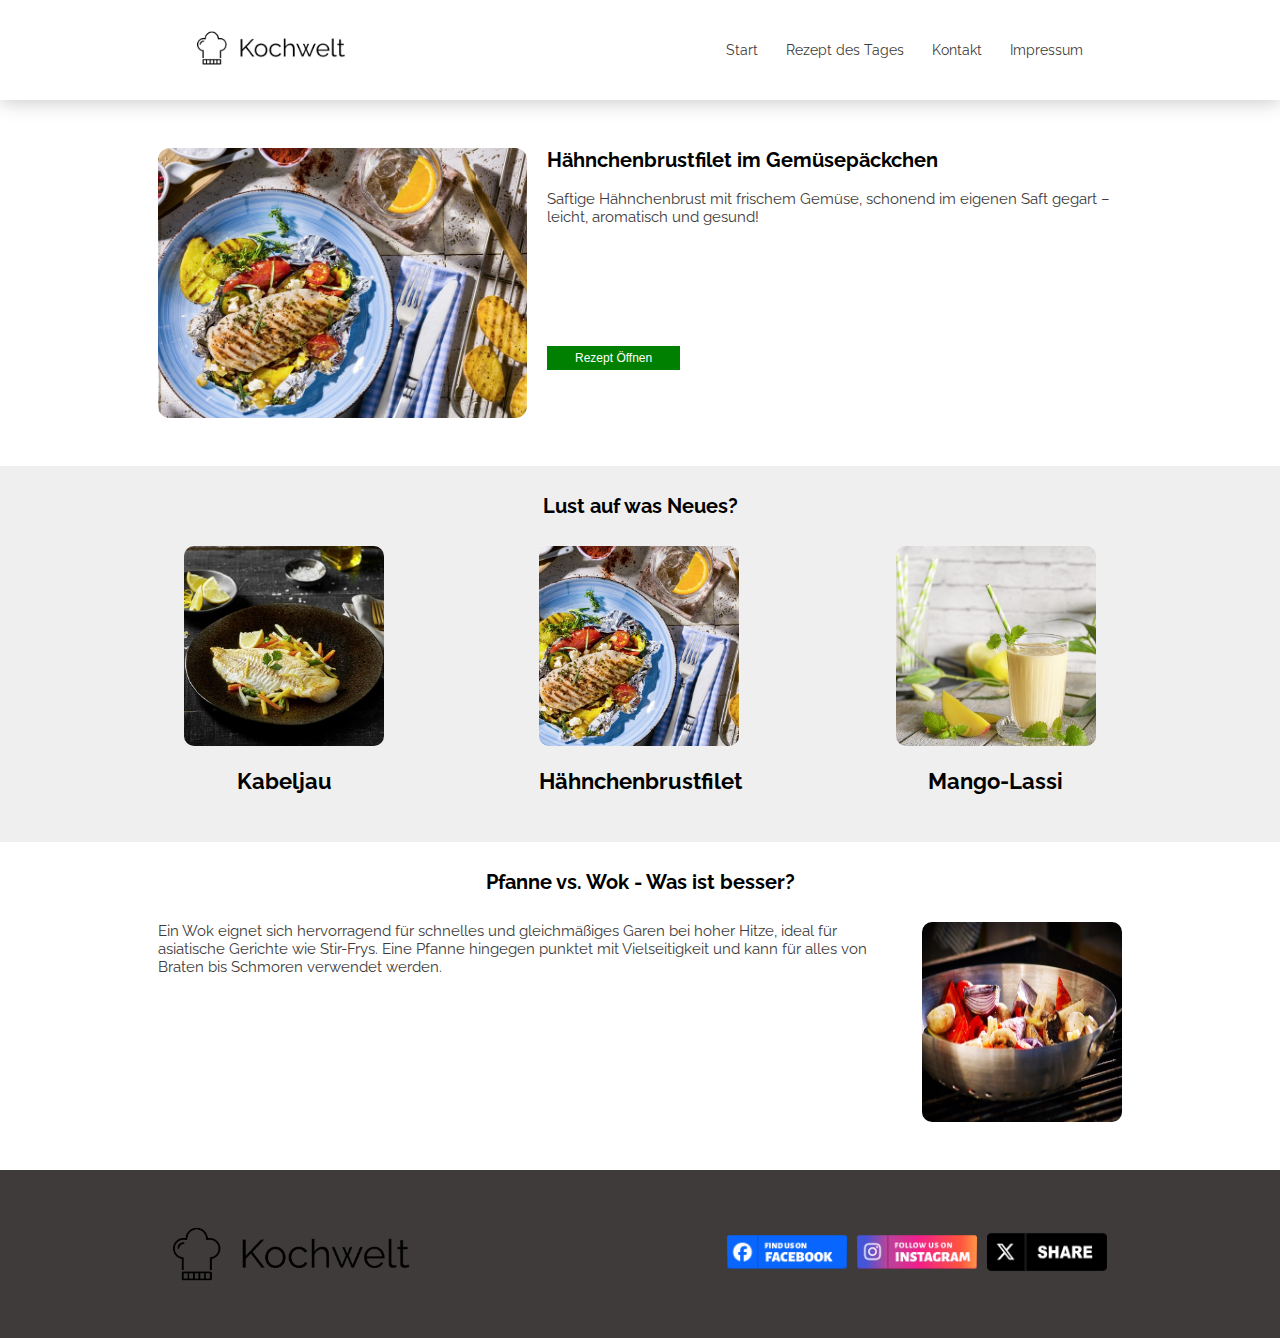
<file: index.html>
<!DOCTYPE html>
<html lang="en">

<head>
    <meta charset="UTF-8">
    <meta name="viewport" content="width=device-width, initial-scale=1.0">
    <title>Kochwelt</title>
    <link rel="stylesheet" href="style.css">



    <link rel="icon" href="./assets/favicon/favicon-32x32.png">

    <link rel="preconnect" href="https://fonts.googleapis.com">
    <link rel="preconnect" href="https://fonts.gstatic.com" crossorigin>
    <link href="https://fonts.googleapis.com/css2?family=Raleway:ital,wght@0,100..900;1,100..900&display=swap"
        rel="stylesheet">


</head>

<body>

    <div class="fullscreen-Container">
        <div class="main-C">
            <div class="headerContainer">


                <div class="headerLinksMainContainer">
                    <div class="headerLogoContainer">
                        <a href="./index.html">
                            <img id="logoKochwelt" src="./assets/img/logo.png" alt="Logo von Kochwelt">
                    </div>
                    <div class="headerLinksContainer">

                        <a href="./index.html">Start</a>
                        <a href="./recept-1.html">Rezept des Tages</a>
                        <a href="./contact.html">Kontakt</a>
                        <a href="./impressum.html">Impressum</a>
                    </div>
                    <button id="menuToggleButton" onclick="toggleMenu()">...</button>
                </div>
            </div>

            <nav id="sideMenu" class="sideMenuShow sideMenuHide">
                <ul>
                    <li><a href="./index.html">Start</a></li>
                    <li><a href="./recept-1.html">Rezept des Tages</a></li>
                    <li><a href="./contact.html">Kontakt</a></li>
                    <li><a href="./impressum.html">Impressum</a></li>
                </ul>
            </nav>



            <div class="section1">
                <div class="aot"></div>
                <div class="text-1">
                    <h2 class="boldtitle">Hähnchenbrustfilet im Gemüsepäckchen</h2>
                    <p class="description">Saftige Hähnchenbrust mit frischem Gemüse, schonend im eigenen Saft gegart –
                        leicht, aromatisch und gesund!</p>
                    <a href="./recept-1.html"><button class="button">Rezept Öffnen</button></a>
                </div>
            </div>

            <div class="section2">
                <div class="section-Main">
                    <h2 class="section_t">Lust auf was Neues?</h2>
                    <div class="section2-C">

                        <div class="section2images">


                            <div><a target="_blank" href="./recept-2.html"><img class="section_R"
                                        src="./assets/img/R2.jpg"></a><a class="text"
                                    href="./recept-2.html">Kabeljau</a>
                            </div>
                            <div><a target="_blank" href="./recept-1.html"><img class="section_R"
                                        src="./assets/img/R1.jpg"></a><a class="text"
                                    href="./recept-1.html">Hähnchenbrustfilet</a></div>
                            <div><a target="_blank" href="./recept-3.html"><img class="section_R"
                                        src="./assets/img/R3.jpg"></a><a class="text"
                                    href="recept-3.html">Mango-Lassi</a>
                            </div>

                        </div>
                    </div>
                </div>
            </div>

            <div class="section3">
                <h2 class="section_t">Pfanne vs. Wok - Was ist besser?</h2>
                <div class="section_wok">
                    <p class="p_Wok">Ein Wok eignet sich hervorragend für schnelles und gleichmäßiges Garen bei hoher
                        Hitze, ideal für asiatische Gerichte wie Stir-Frys.
                        Eine Pfanne hingegen punktet mit
                        Vielseitigkeit und kann für alles von Braten bis Schmoren verwendet werden.</p>
                    <img class="wok" src="./assets/img/wok.jpg">
                </div>
            </div>


            <footer>
                <div class="footer_1">
                    <img class="logo-text" src="./assets/img/logo.png" alt="logo_text">
                    <div class="socialmedia-logo">
                        <a target="_blank" href="https://www.facebook.com/"><img class="socialmedia-img"
                                src="./assets/icons/facebook-icon.webp" alt="Facebook"></a>
                        <a target="_blank" href="https://www.instagram.com/"><img class="socialmedia-img"
                                src="./assets/icons/instagram-icon..webp" alt="Instagram"></a>
                        <a target="_blank" href="https://x.com/"><img class="socialmedia-img"
                                src="./assets/icons/x-share-icon.webp" alt="X"></a>
                    </div>
                </div>
        </div>
        </footer>
    </div>
    </div>


</body>
<script src="./main.js"></script>
</file>
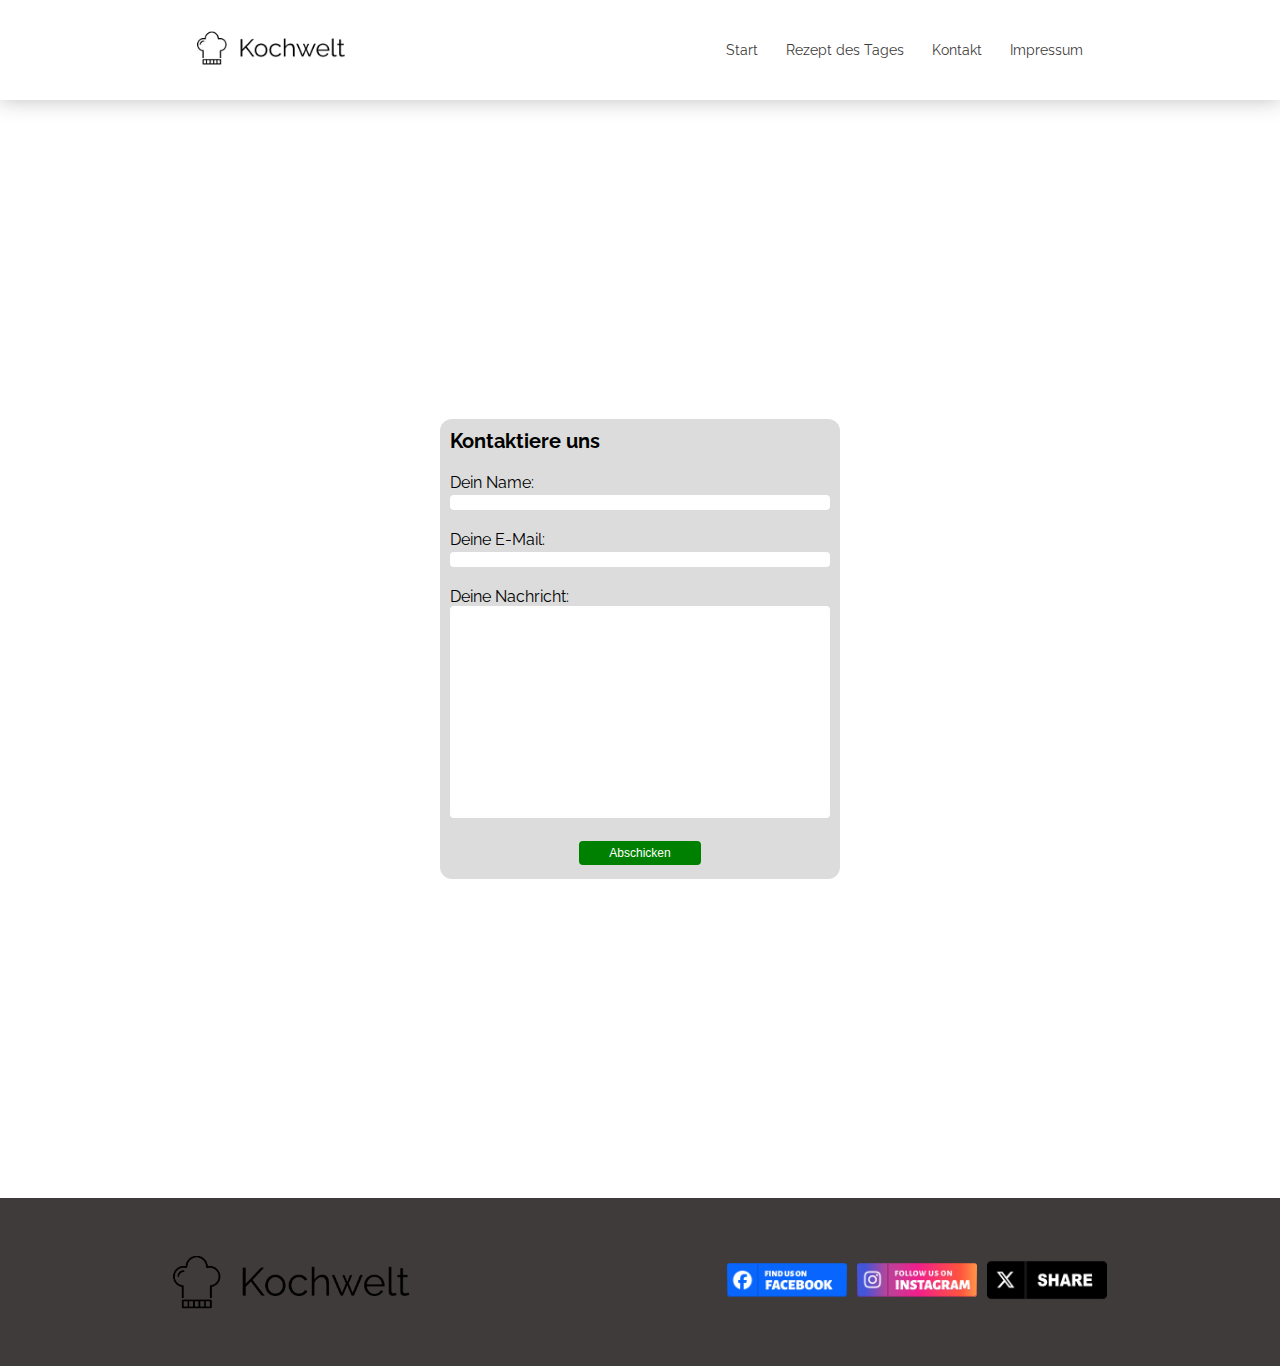
<file: contact.html>
<!DOCTYPE html>
<html lang="en">

<head>
    <meta charset="UTF-8">
    <meta name="viewport" content="width=device-width, initial-scale=1.0">
    <title>Kontakt</title>
    <script src="./contact.js"></script>
    <link rel="stylesheet" href="contact.css">
    <link rel="icon" type="image/png" sizes="32x32" href="./assets/favicon/favicon-32x32.png">
    <link rel="stylesheet" href="./send.mail.html">

    <link rel="preconnect" href="https://fonts.googleapis.com">
    <link rel="preconnect" href="https://fonts.gstatic.com" crossorigin>
    <link href="https://fonts.googleapis.com/css2?family=Raleway:ital,wght@0,100..900;1,100..900&display=swap"
        rel="stylesheet">



</head>

<body>
    <div class="fullscreen-Container">
        <div class="main-C">
            <div class="headerContainer">


                <div class="headerLinksMainContainer">
                    <div class="headerLogoContainer">
                        <a href="./index.html">
                            <img id="logoKochwelt" src="./assets/img/logo.png" alt="Logo von Kochwelt">
                    </div>
                    <div class="headerLinksContainer">
                        <a href="./index.html">Start</a>
                        <a href="./recept-1.html">Rezept des Tages</a>
                        <a href="./contact.html">Kontakt</a>
                        <a href="./impressum.html">Impressum</a>
                    </div>
                    <button id="menuToggleButton" onclick="toggleMenu()">...</button>
                </div>
            </div>



            <nav id="sideMenu" class="sideMenuShow sideMenuHide">
                <ul>
                    <li><a href="./index.html">Start</a></li>
                    <li><a href="./recept-1.html">Rezept des Tages</a></li>
                    <li><a href="./contact.html">Kontakt</a></li>
                    <li><a href="./impressum.html">Impressum</a></li>
                </ul>
            </nav>


            <div class="contact-Container">


                <div id="contactFormContainer">
                    <form id="form" onsubmit="sendMail(event)">
                        <p id="formHeader">Kontaktiere uns</p>
                        <label id="labelName" for="name">Dein Name:</label><br>
                        <input type="text" id="name" name="name" required><br><br>

                        <label id="labelEmail" for="email">Deine E-Mail:</label><br>
                        <input type="email" id="email" name="email" required><br><br>

                        <label id="labelMessage" for="message">Deine Nachricht:</label><br>
                        <textarea id="textArea" name="message" rows="8" cols="50" required></textarea><br><br>
                        <div id="formButtonContainer">
                            <button id="buttons" type="submit" value="Absenden">Abschicken</button>
                        </div>
                    </form>
                </div>
            </div>




            <footer>
                <div class="footer_1">
                    <img class="logo-text" src="./assets/img/logo.png" alt="logo_text">
                    <div class="socialmedia-logo">
                        <a target="_blank" href="https://www.facebook.com/"><img class="socialmedia-img"
                                src="./assets/icons/facebook-icon.webp" alt="Facebook"></a>
                        <a target="_blank" href="https://www.instagram.com/"><img class="socialmedia-img"
                                src="./assets/icons/instagram-icon..webp" alt="Instagram"></a>
                        <a target="_blank" href="https://x.com/"><img class="socialmedia-img"
                                src="./assets/icons/x-share-icon.webp" alt="X"></a>
                    </div>
                </div>
            </footer>
        </div>
    </div>
</body>

</html>
</file>
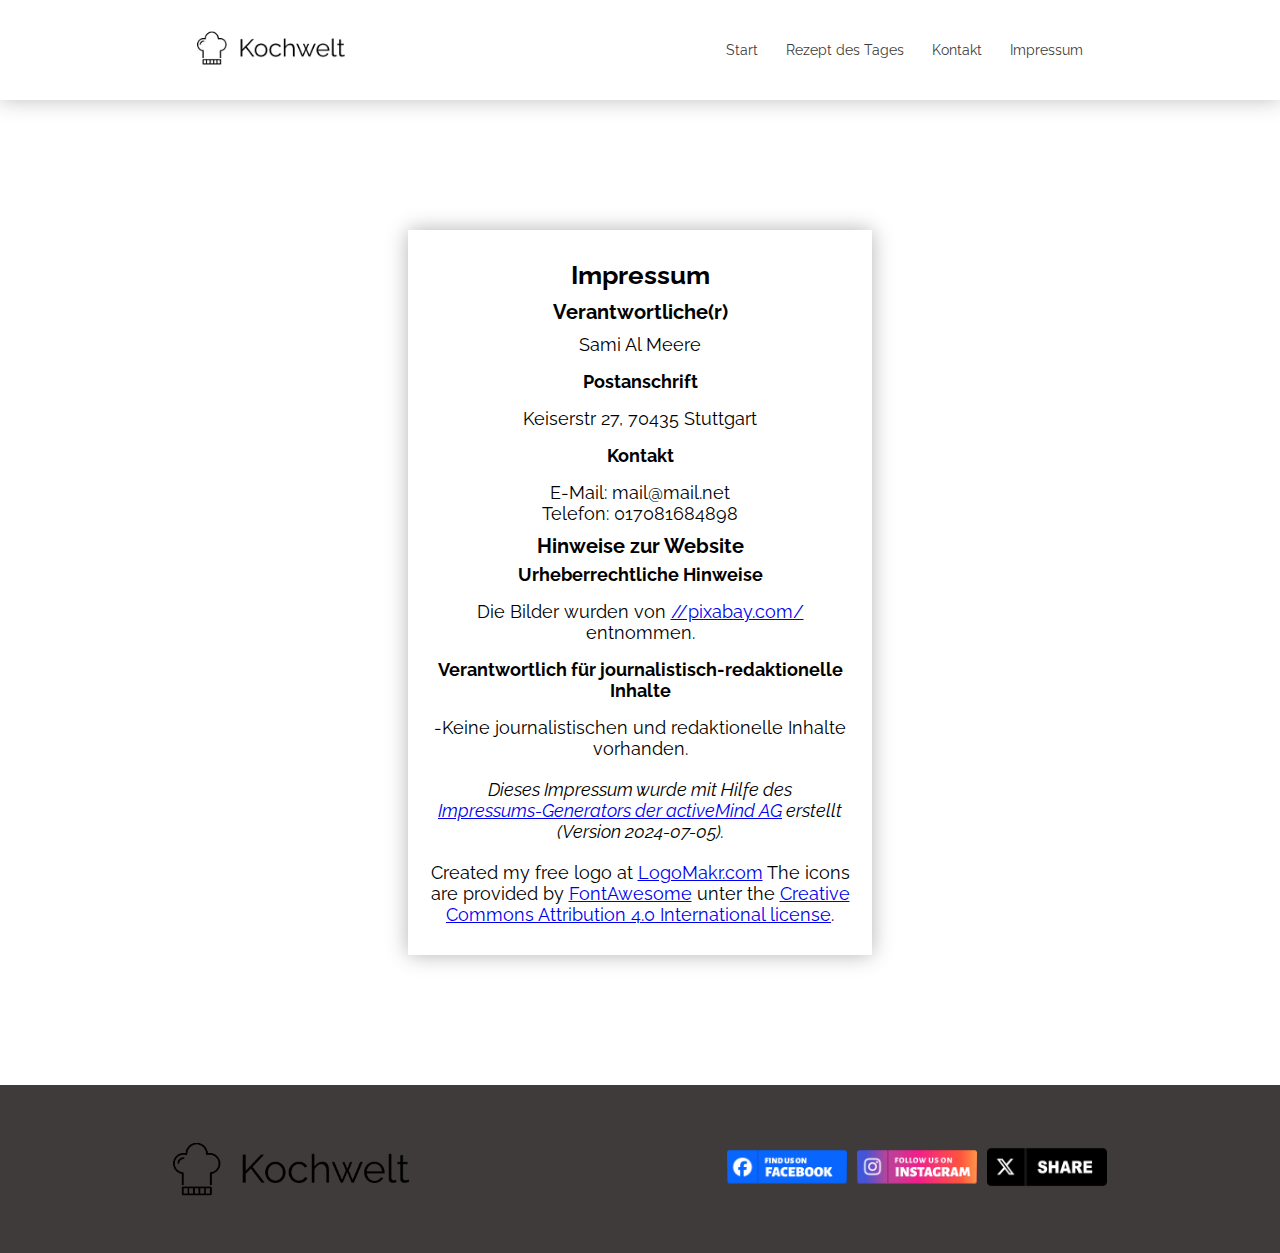
<file: impressum.html>
<!DOCTYPE html>
<html lang="en">

<head>
    <meta charset="UTF-8">
    <meta name="viewport" content="width=device-width, initial-scale=1.0">
    <title>Impressum</title>
    <link rel="stylesheet" href="impressum.css">
    <script src="./impressum.js"></script>
    <link rel="icon" type="image/png" sizes="32x32" href="./assets/favicon/favicon-32x32.png">


    <link rel="preconnect" href="https://fonts.googleapis.com">
    <link rel="preconnect" href="https://fonts.gstatic.com" crossorigin>
    <link href="https://fonts.googleapis.com/css2?family=Raleway:ital,wght@0,100..900;1,100..900&display=swap"
        rel="stylesheet">

</head>

<body>

    <div class="fullscreen-Container">
        <div class="main-C">
            <div class="headerContainer">


                <div class="headerLinksMainContainer">
                    <div class="headerLogoContainer">
                        <a href="./index.html">
                            <img id="logoKochwelt" src="./assets/img/logo.png" alt="Logo von Kochwelt">
                    </div>
                    <div class="headerLinksContainer">
                        <a href="./index.html">Start</a>
                        <a href="./recept-1.html">Rezept des Tages</a>
                        <a href="./contact.html">Kontakt</a>
                        <a href="./impressum.html">Impressum</a>
                    </div>
                    <button id="menuToggleButton" onclick="toggleMenu()">...</button>
                </div>
            </div>



            <nav id="sideMenu" class="sideMenuShow sideMenuHide">
                <ul>
                    <li><a href="./index.html">Start</a></li>
                    <li><a href="./recept-1.html">Rezept des Tages</a></li>
                    <li><a href="./contact.html">Kontakt</a></li>
                    <li><a href="./impressum.html">Impressum</a></li>
                </ul>
            </nav>


            <div id='generator_results'>
                <div id='generator_results_content'>
                    <h1>Impressum</h1>
                    <h2>Verantwortliche(r)</h2>
                    <p class='generator_user_input'>Sami Al Meere</p>
                    <h3>Postanschrift</h3>
                    <p class='generator_user_input'>Keiserstr 27, 70435 Stuttgart</p>
                    <h3>Kontakt</h3>
                    <p>E-Mail: mail@mail.net <br>
                        Telefon: 017081684898</p>
                    <h2>Hinweise zur Website</h2>
                    <h3>Urheberrechtliche Hinweise</h3>
                    <p class='generator_user_input'>Die Bilder wurden von <a href="//pixabay.com/">//pixabay.com/</a>
                        entnommen.
                    </p>
                    <h3>Verantwortlich für journalistisch-redaktionelle Inhalte</h3>
                    <p class='generator_user_input'>-Keine journalistischen und redaktionelle Inhalte vorhanden.</p>
                    <p><em>Dieses Impressum wurde mit Hilfe des <br> <a
                                href="https://www.activemind.de/generatoren/impressum/" target="_blank"
                                rel="noopener">Impressums-Generators der activeMind AG</a> erstellt (Version
                            2024-07-05).</em></p>

                    <p>Created my free logo at <a href="https://logomakr.com" target="_blank">LogoMakr.com</a>



                        The icons are provided by <a href="https://fontawesome.com/" rel="nofollow"
                            target="_blank">FontAwesome</a>
                        unter the <a href="https://fontawesome.com/license" target="_blank" rel="nofollow">Creative
                            Commons
                            Attribution
                            4.0 International license</a>.
                    </p>
                </div>
            </div>

            <footer>
                <div class="footer_1">
                    <img class="logo-text" src="./assets/img/logo.png" alt="logo_text">
                    <div class="socialmedia-logo">
                        <a target="_blank" href="https://www.facebook.com/"><img class="socialmedia-img"
                                src="./assets/icons/facebook-icon.webp" alt="Facebook"></a>
                        <a target="_blank" href="https://www.instagram.com/"><img class="socialmedia-img"
                                src="./assets/icons/instagram-icon..webp" alt="Instagram"></a>
                        <a target="_blank" href="https://x.com/"><img class="socialmedia-img"
                                src="./assets/icons/x-share-icon.webp" alt="X"></a>
                    </div>
                </div>

            </footer>

        </div>
    </div>

</body>

</html>
</file>
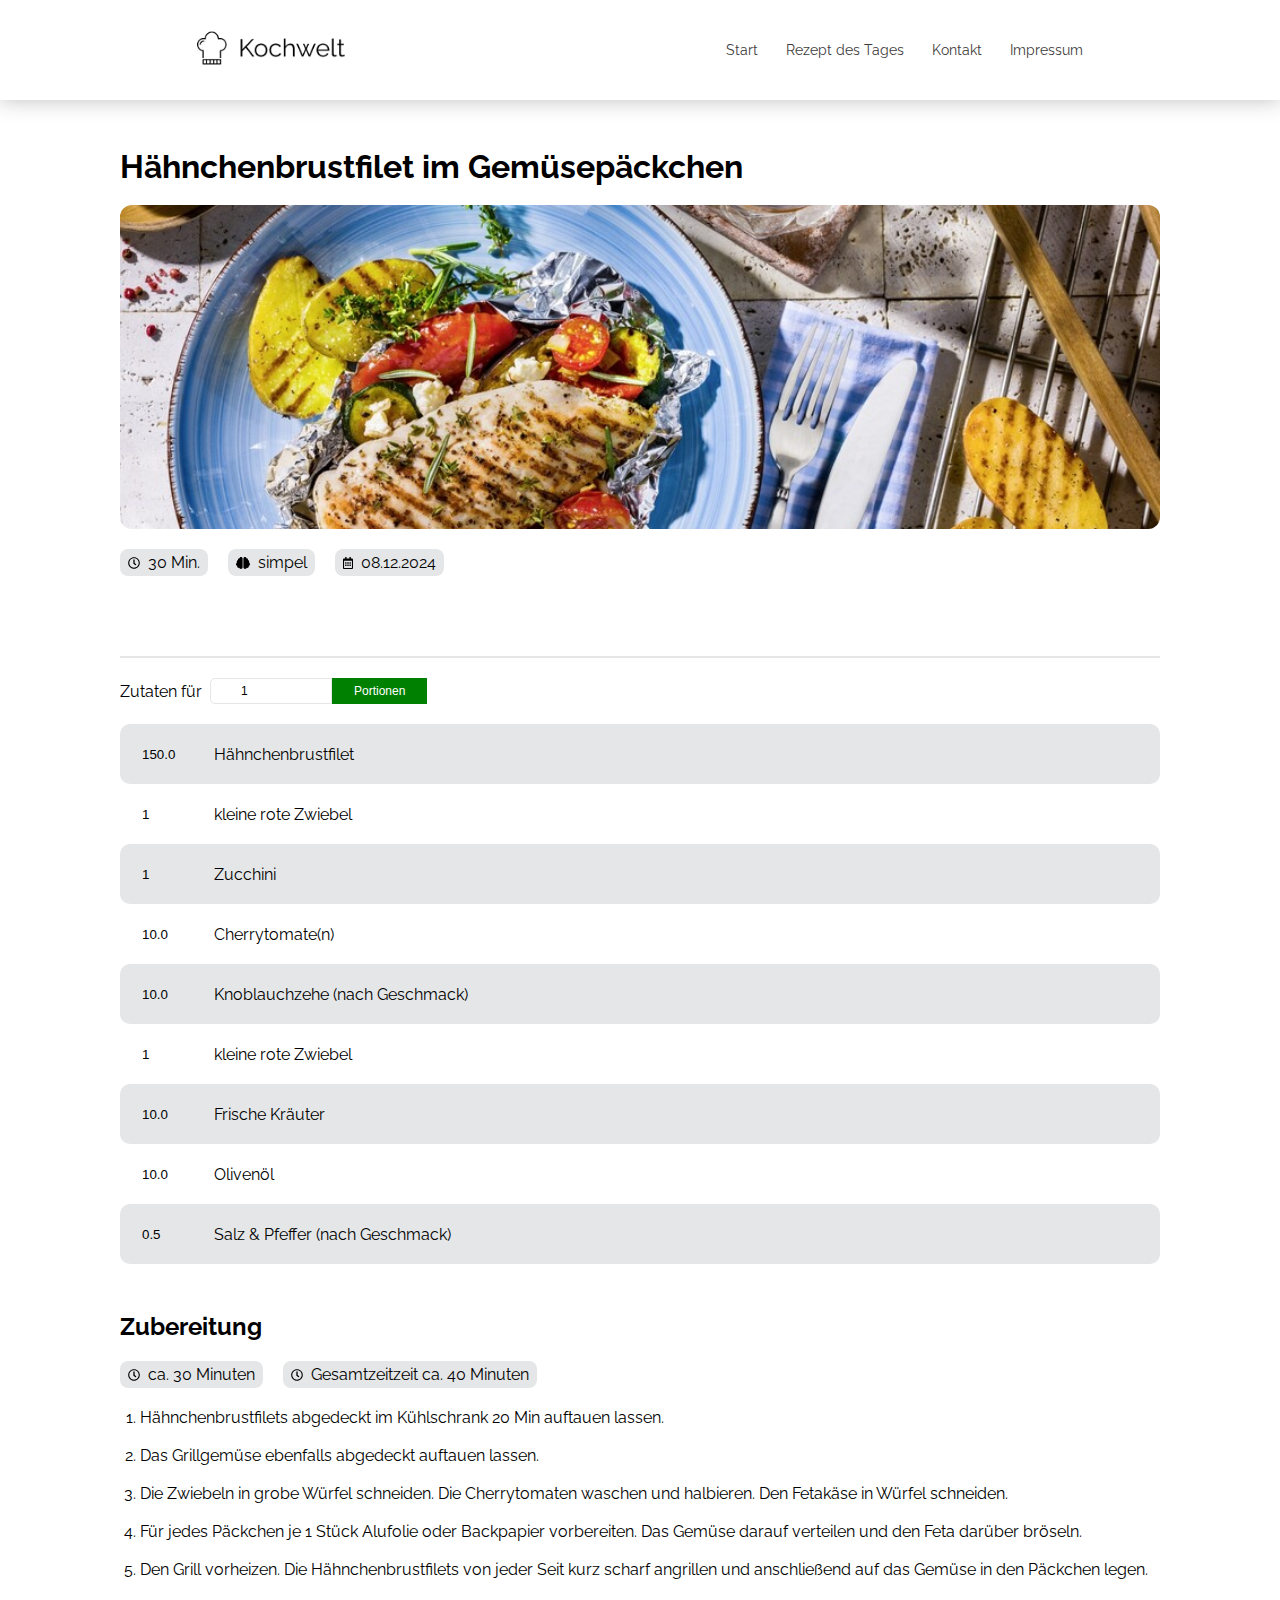
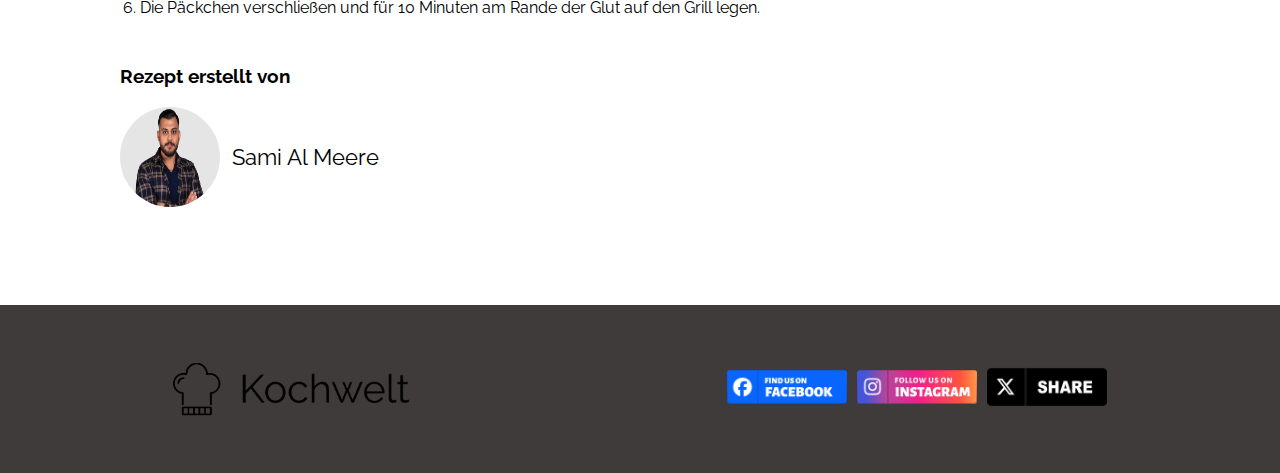
<file: recept-1.html>
<!DOCTYPE html>
<html lang="en">

<head>
    <meta charset="UTF-8">
    <meta name="viewport" content="width=device-width, initial-scale=1.0">
    <title>Rezept Seite</title>
    <link rel="stylesheet" href="recept-1.css">
    <link rel="icon" type="image/png" sizes="32x32" href="./assets/favicon/favicon-32x32.png">
    <link rel="preconnect" href="https://fonts.googleapis.com">
    <link rel="preconnect" href="https://fonts.gstatic.com" crossorigin>
    <link
        href="https://fonts.googleapis.com/css2?family=Economica:ital,wght@0,400;0,700;1,400;1,700&family=PT+Sans&family=Raleway:ital,wght@0,100..900;1,100..900&family=Viga&display=swap"
        rel="stylesheet">
    <script src="./recept-1.js"></script>

</head>

<body>
    <div class="fullscreen-Container">
        <div class="main-C">
            <div class="headerContainer">


                <div class="headerLinksMainContainer">
                    <div class="headerLogoContainer">
                        <a href="./index.html">
                            <img id="logoKochwelt" src="./assets/img/logo.png" alt="Logo von Kochwelt">
                    </div>
                    <div class="headerLinksContainer">
                        <a href="./index.html">Start</a>
                        <a href="./recept-1.html">Rezept des Tages</a>
                        <a href="./contact.html">Kontakt</a>
                        <a href="./impressum.html">Impressum</a>
                    </div>
                    <button id="menuToggleButton" onclick="toggleMenu()">...</button>
                </div>
            </div>



            <nav id="sideMenu" class="sideMenuShow sideMenuHide">
                <ul>
                    <li><a href="./index.html">Start</a></li>
                    <li><a href="./recept-1.html">Rezept des Tages</a></li>
                    <li><a href="./contact.html">Kontakt</a></li>
                    <li><a href="./impressum.html">Impressum</a></li>
                </ul>
            </nav>

            <div class="receptContainer">
                <h1>Hähnchenbrustfilet im Gemüsepäckchen</h1>
                <div id="imgFood"></div>
                <div id="iconsContainer">
                    <div class="icons"><img src="./assets/icons/clock-regular.svg" alt="Uhrensymbol">
                        <p>&nbsp;&nbsp;30 Min.</p>
                    </div>
                    <div class="icons"><img src="./assets/icons/brain-solid.svg" alt="Gehirnsymbol">
                        <p>&nbsp;&nbsp;simpel</p>
                    </div>
                    <div class="icons"><img src="./assets/icons/calendar-alt-regular.svg" alt="Kalendersymbol">
                        <p>&nbsp;&nbsp;08.12.2024</p>
                    </div>
                </div>
                <div id="borderLine">
                </div>

                <div class="labelMainContainer">
                    <div class="labelContainer">
                        <label for="input">Zutaten für &nbsp;</label>


                        <input type="number" id="input" max="20" min="1" value="1" required>

                        <select id="portionSelect" class="portionSelectWidth" required>
                            <option value="1">1</option>
                            <option value="2">2</option>
                            <option value="3">3</option>
                            <option value="4">4</option>
                            <option value="5">5</option>
                            <option value="6">6</option>
                            <option value="7">7</option>
                            <option value="8">8</option>
                            <option value="9">9</option>
                            <option value="10">10</option>
                            <option value="11">11</option>
                            <option value="12">12</option>
                            <option value="13">13</option>
                            <option value="14">14</option>
                            <option value="15">15</option>
                            <option value="16">16</option>
                            <option value="17">17</option>
                            <option value="18">18</option>
                            <option value="19">19</option>
                            <option value="20">20</option>
                            <option value="21">21</option>
                        </select>


                        <button id="buttonPortion2" onclick="equalIngredients2()">Portionen</button>

                        <button id="buttonPortion" onclick="equalIngredients()">Portionen</button>
                    </div>
                </div>
                <div class="ingredientsGrey"><input class="inputNeededGrey" type="number" value="150.0"
                        readonly></input>
                    Hähnchenbrustfilet</div>
                <div class="ingredientsWhite"><input class="inputNeededWhite" type="number" value="1" readonly></input>
                    kleine rote Zwiebel</div>
                <div class="ingredientsGrey"><input class="inputNeededGrey" type="number" value="1" readonly></input>
                    Zucchini
                </div>
                <div class="ingredientsWhite"><input class="inputNeededWhite" type="number" value="10.0"
                        readonly></input>
                    Cherrytomate(n)</div>
                <div class="ingredientsGrey"><input class="inputNeededGrey" type="number" value="10.0" readonly></input>
                    Knoblauchzehe (nach Geschmack) </div>
                <div class="ingredientsWhite"><input class="inputNeededWhite" type="number" value="1" readonly></input>
                    kleine rote Zwiebel</div>
                <div class="ingredientsGrey"><input class="inputNeededGrey" type="number" value="10.0" readonly></input>
                    Frische Kräuter</div>


                <div class="ingredientsWhite"><input class="inputNeededWhite" type="number" value="10.0"
                        readonly></input>
                    Olivenöl</div>

                <div class="ingredientsGrey"><input class="inputNeededGrey" type="number" value="0.5" readonly></input>
                    Salz
                    &
                    Pfeffer (nach Geschmack)</div>


                <h2>Zubereitung</h2>

                <div id="accessoriesContainer">
                    <div class="accessories">
                        <img src="./assets/icons/clock-regular.svg" alt="Uhrensymbol">
                        <p>&nbsp;&nbsp;ca. 30 Minuten</p>
                    </div>
                    <div class="accessories">
                        <img src="./assets/icons/clock-regular.svg" alt="Uhrensymbol">
                        <p>&nbsp;&nbsp;Gesamtzeitzeit ca. 40 Minuten</p>
                    </div>
                </div>
                <div class="preparation">
                    <ol class="ol">
                        <li> Hähnchenbrustfilets abgedeckt im Kühlschrank 20 Min auftauen lassen.</li><br>
                        <li> Das Grillgemüse ebenfalls abgedeckt auftauen lassen.</li><br>
                        <li> Die Zwiebeln in grobe Würfel schneiden. Die Cherrytomaten waschen und halbieren. Den
                            Fetakäse
                            in
                            Würfel schneiden.</li><br>
                        <li> Für jedes Päckchen je 1 Stück Alufolie oder Backpapier vorbereiten. Das Gemüse darauf
                            verteilen
                            und
                            den Feta darüber bröseln.</li><br>
                        <li> Den Grill vorheizen. Die Hähnchenbrustfilets von jeder Seit kurz scharf angrillen und
                            anschließend
                            auf das Gemüse in den Päckchen legen.</li><br>
                        <li>Die Päckchen verschließen und für 10 Minuten am Rande der Glut auf den Grill legen.</li>

                    </ol>
                </div>
                <h3>Rezept erstellt von</h3>
                <div class="creatorNameContainer">
                    <img src="./assets/img/Sami.jpg" alt="Bild vom Ersteller">

                    <p>Sami Al Meere</p>
                </div>
            </div>
    <footer>


        <div class="footer_1">
            <div class="logo-text">
                <img class="logo-text" src="./assets/img/logo.png" alt="logo_text">
            </div>


            <div class="socialmedia-logo">

                <a target="_blank" href="https://www.facebook.com/">
                    <img class="socialmedia-img" src="./assets/icons/facebook-icon.webp" alt="Facebook">
                </a>

                <a target="_blank" href="https://www.instagram.com/">
                    <img class="socialmedia-img" src="./assets/icons/instagram-icon..webp" alt="Instagram">
                </a>

                <a target="_blank" href="https://x.com/">
                    <img class="socialmedia-img" src="./assets/icons/x-share-icon.webp" alt="X">
                </a>
            </div>
        </div>
    </footer>
</div>
</div>
</body>

</html>
</file>
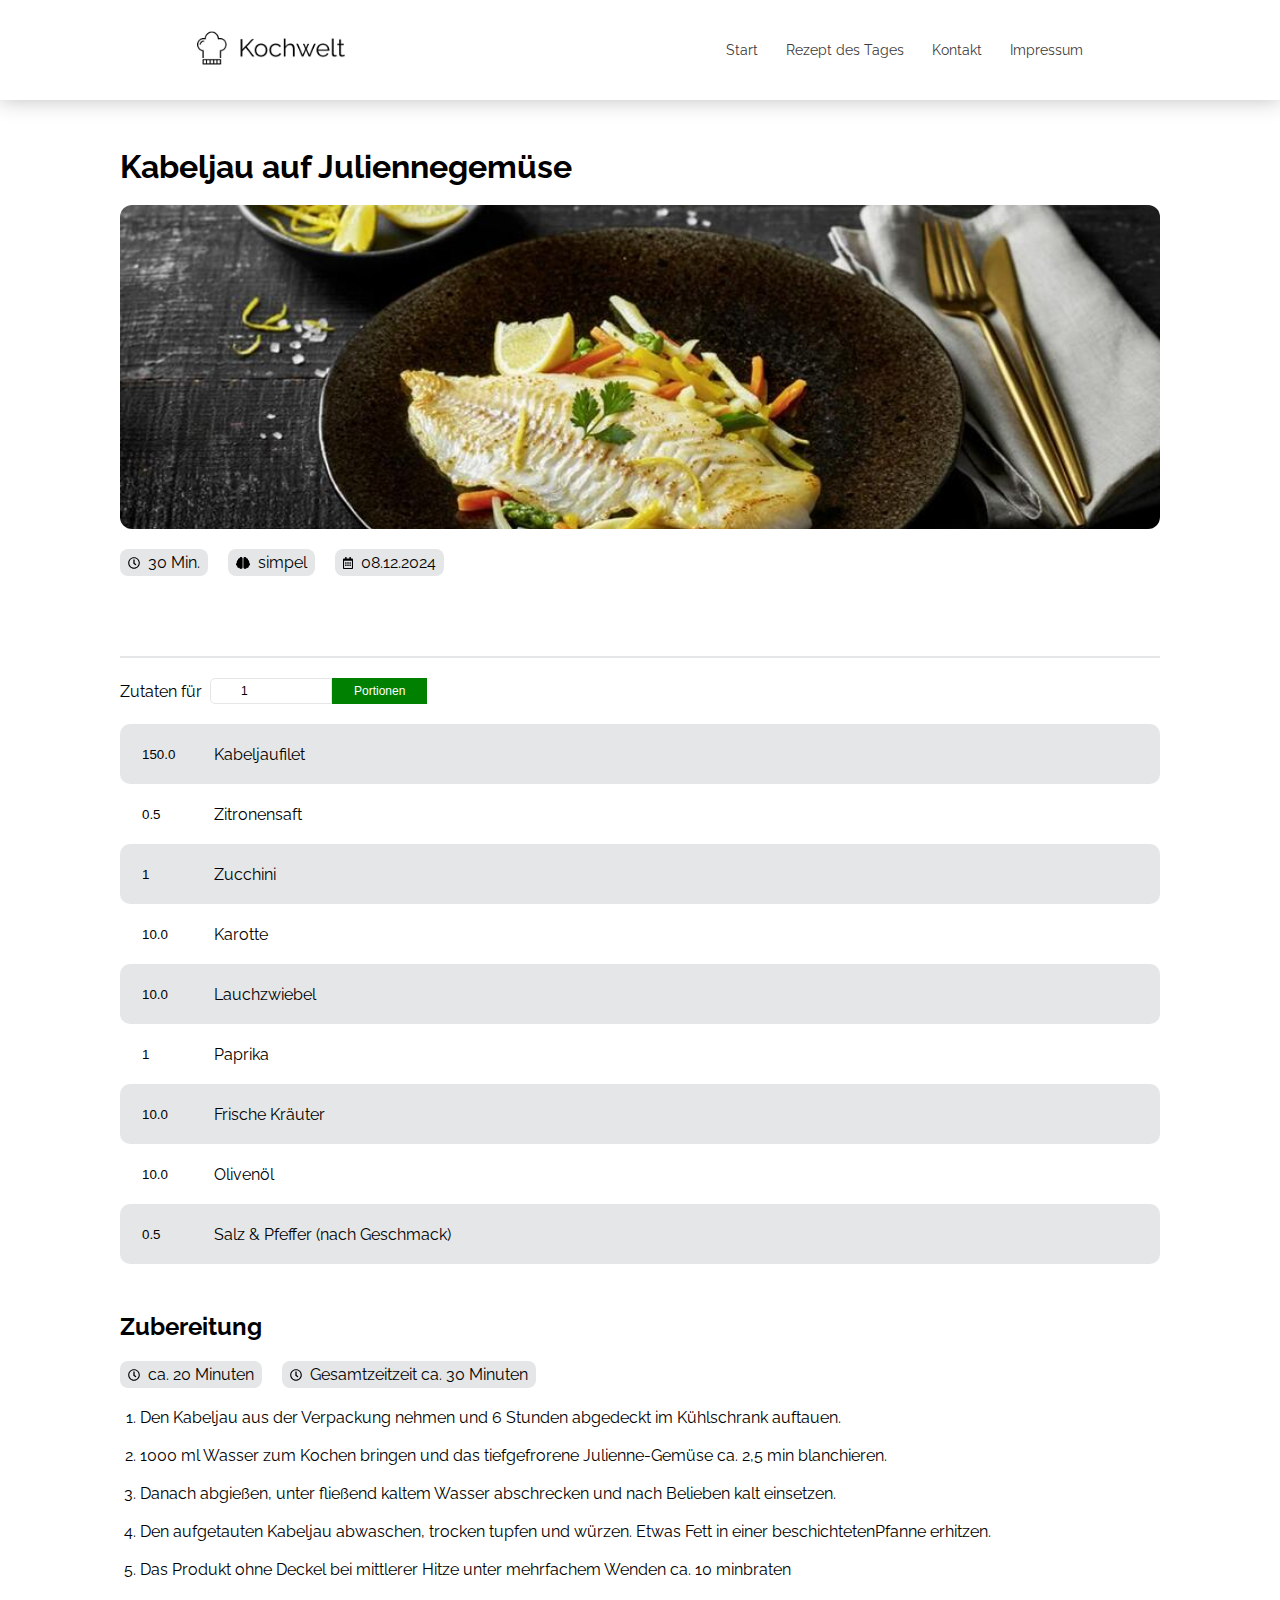
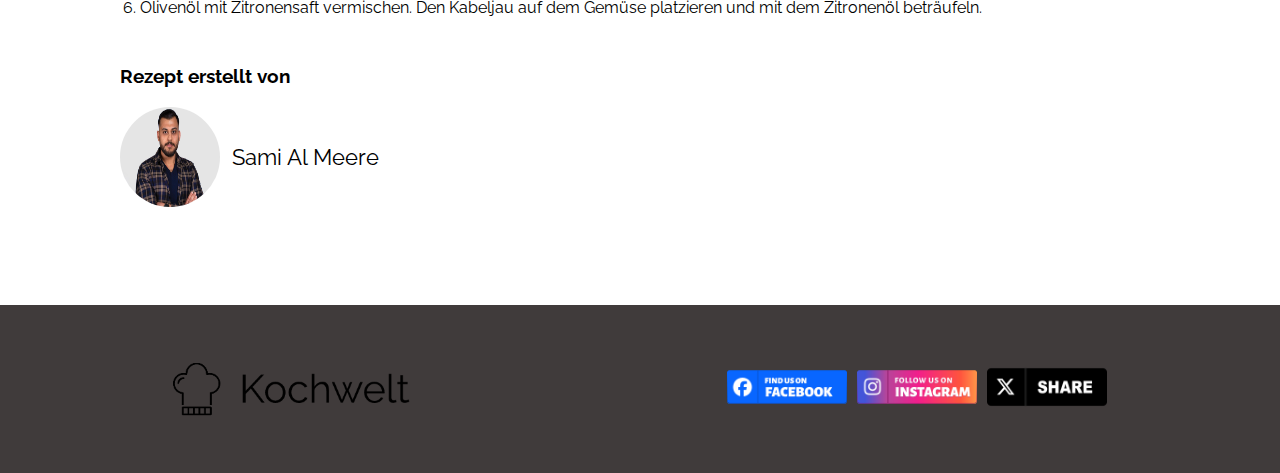
<file: recept-2.html>
<!DOCTYPE html>
<html lang="en">

<head>
    <meta charset="UTF-8">
    <meta name="viewport" content="width=device-width, initial-scale=1.0">
    <title>Rezept Seite</title>
    <link rel="stylesheet" href="recept-2.css">
    <link rel="icon" type="image/png" sizes="32x32" href="./assets/favicon/favicon-32x32.png">
    <link rel="preconnect" href="https://fonts.googleapis.com">
    <link rel="preconnect" href="https://fonts.gstatic.com" crossorigin>
    <link
        href="https://fonts.googleapis.com/css2?family=Economica:ital,wght@0,400;0,700;1,400;1,700&family=PT+Sans&family=Raleway:ital,wght@0,100..900;1,100..900&family=Viga&display=swap"
        rel="stylesheet">
    <script src="./recept-2.js"></script>

</head>

<body>
    <div class="fullscreen-Container">
        <div class="main-C">
            <div class="headerContainer">


                <div class="headerLinksMainContainer">
                    <div class="headerLogoContainer">
                        <a href="./index.html">
                            <img id="logoKochwelt" src="./assets/img/logo.png" alt="Logo von Kochwelt">
                    </div>
                    <div class="headerLinksContainer">

                        <a href="./index.html">Start</a>
                        <a href="./recept-1.html">Rezept des Tages</a>
                        <a href="./contact.html">Kontakt</a>
                        <a href="./impressum.html">Impressum</a>
                    </div>
                    <button id="menuToggleButton" onclick="toggleMenu()">...</button>
                </div>
            </div>
            <nav id="sideMenu" class="sideMenuShow sideMenuHide">
                <ul>
                    <li><a href="./index.html">Start</a></li>
                    <li><a href="./recept-1.html">Rezept des Tages</a></li>
                    <li><a href="./contact.html">Kontakt</a></li>
                    <li><a href="./impressum.html">Impressum</a></li>
                </ul>
            </nav>


            <div class="receptContainer">
                <h1>Kabeljau auf Juliennegemüse</h1>
                <div id="imgFood"></div>
                <div id="iconsContainer">
                    <div class="icons"><img src="./assets/icons/clock-regular.svg" alt="Uhrensymbol">
                        <p>&nbsp;&nbsp;30 Min.</p>
                    </div>
                    <div class="icons"><img src="./assets/icons/brain-solid.svg" alt="Gehirnsymbol">
                        <p>&nbsp;&nbsp;simpel</p>
                    </div>
                    <div class="icons"><img src="./assets/icons/calendar-alt-regular.svg" alt="Kalendersymbol">
                        <p>&nbsp;&nbsp;08.12.2024</p>
                    </div>
                </div>
                <div id="borderLine">
                </div>

                <div class="labelMainContainer">
                    <div class="labelContainer">
                        <label for="input">Zutaten für &nbsp;</label>


                        <input type="number" id="input" max="20" min="1" value="1" required>

                        <select id="portionSelect" class="portionSelectWidth" required>
                            <option value="1">1</option>
                            <option value="2">2</option>
                            <option value="3">3</option>
                            <option value="4">4</option>
                            <option value="5">5</option>
                            <option value="6">6</option>
                            <option value="7">7</option>
                            <option value="8">8</option>
                            <option value="9">9</option>
                            <option value="10">10</option>
                            <option value="11">11</option>
                            <option value="12">12</option>
                            <option value="13">13</option>
                            <option value="14">14</option>
                            <option value="15">15</option>
                            <option value="16">16</option>
                            <option value="17">17</option>
                            <option value="18">18</option>
                            <option value="19">19</option>
                            <option value="20">20</option>
                            <option value="21">21</option>
                        </select>


                        <button id="buttonPortion2" onclick="equalIngredients2()">Portionen</button>

                        <button id="buttonPortion" onclick="equalIngredients()">Portionen</button>
                    </div>
                </div>
                <div class="ingredientsGrey"><input class="inputNeededGrey" type="number" value="150.0"
                        readonly></input>
                    Kabeljaufilet </div>
                <div class="ingredientsWhite"><input class="inputNeededWhite" type="number" value="0.5"
                        readonly></input>
                    Zitronensaft</div>
                <div class="ingredientsGrey"><input class="inputNeededGrey" type="number" value="1" readonly></input>
                    Zucchini
                </div>
                <div class="ingredientsWhite"><input class="inputNeededWhite" type="number" value="10.0"
                        readonly></input>
                    Karotte</div>
                <div class="ingredientsGrey"><input class="inputNeededGrey" type="number" value="10.0" readonly></input>
                    Lauchzwiebel </div>
                <div class="ingredientsWhite"><input class="inputNeededWhite" type="number" value="1" readonly></input>
                    Paprika</div>
                <div class="ingredientsGrey"><input class="inputNeededGrey" type="number" value="10.0" readonly></input>
                    Frische Kräuter</div>


                <div class="ingredientsWhite"><input class="inputNeededWhite" type="number" value="10.0"
                        readonly></input>
                    Olivenöl</div>

                <div class="ingredientsGrey"><input class="inputNeededGrey" type="number" value="0.5" readonly></input>
                    Salz
                    &
                    Pfeffer (nach Geschmack)</div>


                <h2>Zubereitung</h2>

                <div id="accessoriesContainer">
                    <div class="accessories">
                        <img src="./assets/icons/clock-regular.svg" alt="Uhrensymbol">
                        <p>&nbsp;&nbsp;ca. 20 Minuten</p>
                    </div>
                    <div class="accessories">
                        <img src="./assets/icons/clock-regular.svg" alt="Uhrensymbol">
                        <p>&nbsp;&nbsp;Gesamtzeitzeit ca. 30 Minuten</p>
                    </div>
                </div>
                <div class="preparation">
                    <ol class="ol">
                        <li>Den Kabeljau aus der Verpackung nehmen und 6 Stunden abgedeckt im Kühlschrank auftauen.</li>
                        <br>

                        <li>1000 ml Wasser zum Kochen bringen und das tiefgefrorene Julienne-Gemüse ca. 2,5 min
                            blanchieren.
                        </li><br>

                        <li>Danach abgießen, unter fließend kaltem Wasser abschrecken und nach Belieben kalt einsetzen.
                        </li>
                        <br>

                        <li> Den aufgetauten Kabeljau abwaschen, trocken tupfen und würzen. Etwas Fett in einer
                            beschichtetenPfanne erhitzen.</li><br>

                        <li> Das Produkt ohne Deckel bei mittlerer Hitze unter mehrfachem Wenden ca. 10 minbraten</li>
                        <br>

                        <li> Olivenöl mit Zitronensaft vermischen. Den Kabeljau auf dem Gemüse platzieren und mit dem
                            Zitronenöl
                            beträufeln.</li>

                    </ol>
                </div>
                <h3>Rezept erstellt von</h3>
                <div class="creatorNameContainer">
                    <img src="./assets/img/Sami.jpg" alt="Bild vom Ersteller">

                    <p>Sami Al Meere</p>
                </div>
            </div>

            <footer>

                <div class="footer_1">

                    <div class="logo-text">
                        <img class="logo-text" src="./assets/img/logo.png" alt="logo_text">
                    </div>


                    <div class="socialmedia-logo">

                        <a target="_blank" href="https://www.facebook.com/">
                            <img class="socialmedia-img" src="./assets/icons/facebook-icon.webp" alt="Facebook">
                        </a>

                        <a target="_blank" href="https://www.instagram.com/">
                            <img class="socialmedia-img" src="./assets/icons/instagram-icon..webp" alt="Instagram">
                        </a>

                        <a target="_blank" href="https://x.com/">
                            <img class="socialmedia-img" src="./assets/icons/x-share-icon.webp" alt="X">
                        </a>
                    </div>
                </div>
            </footer>
        </div>
    </div>
</body>

</html>
</file>
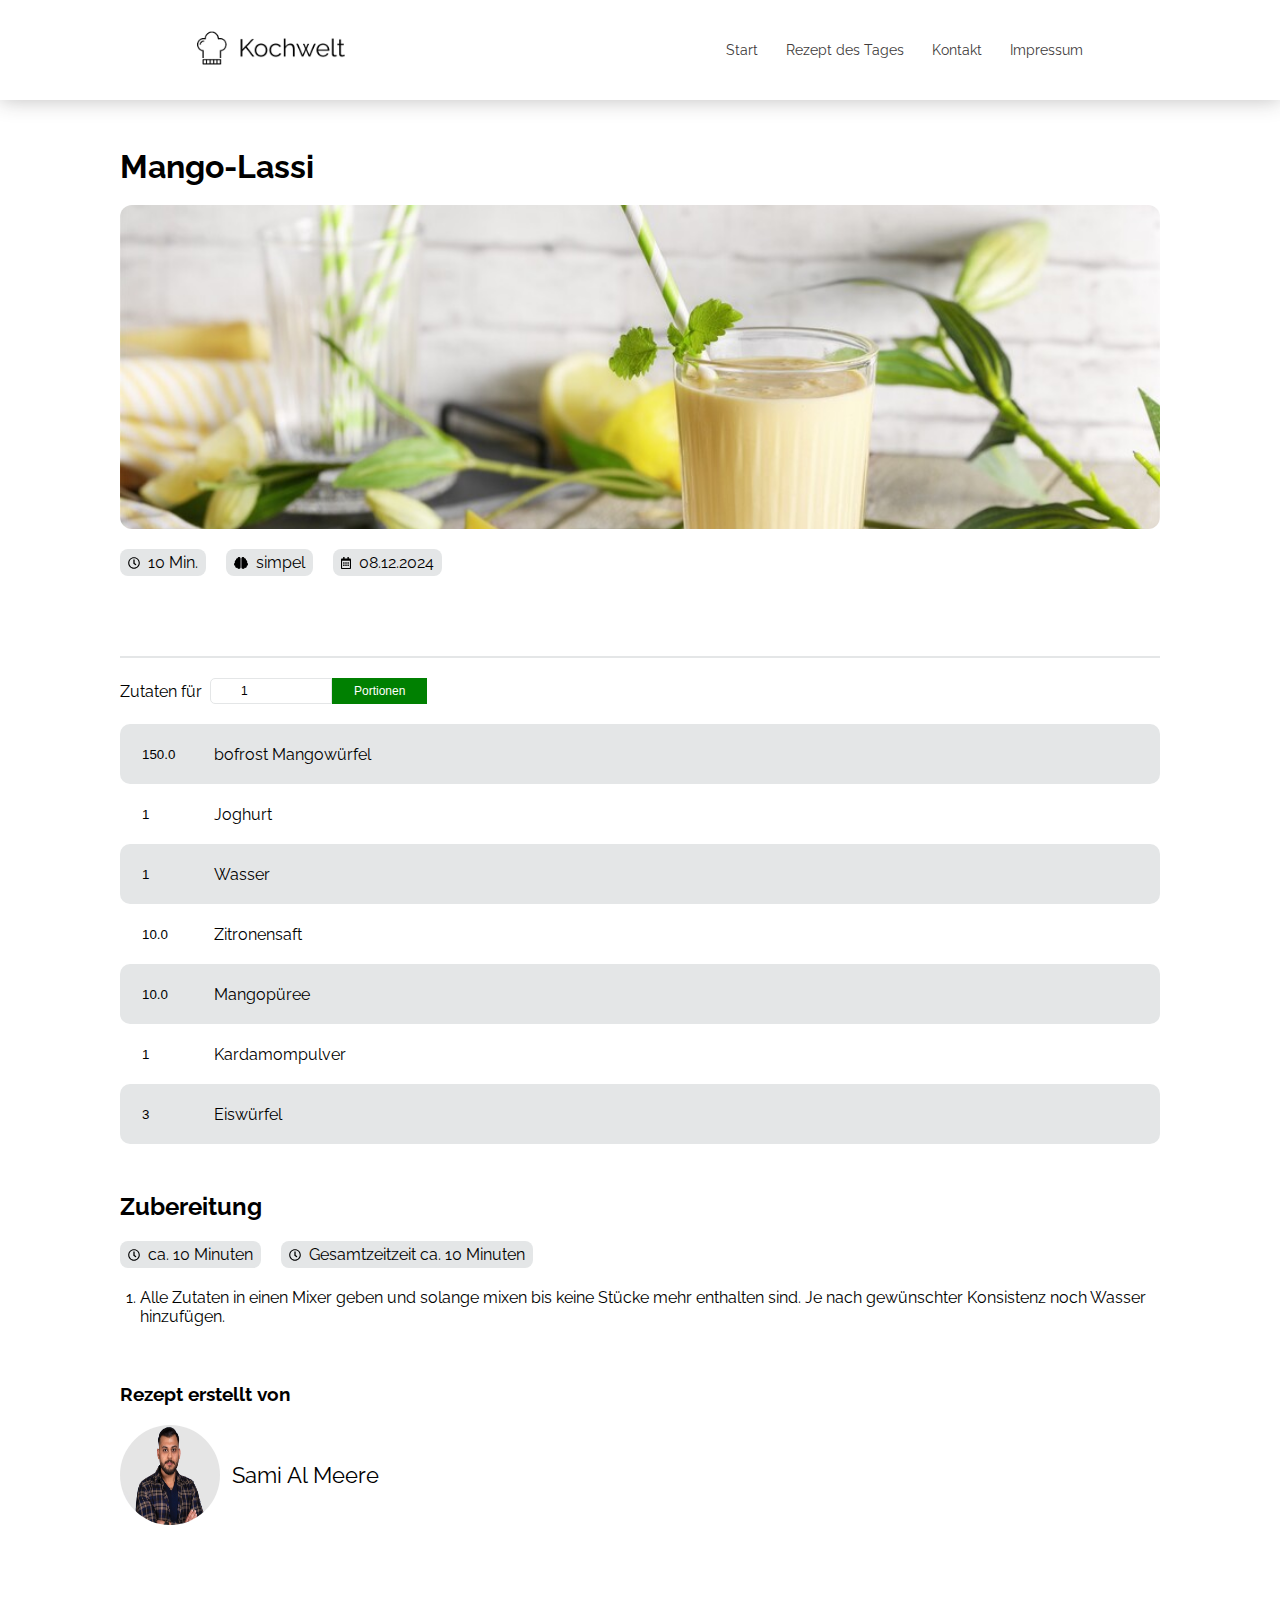
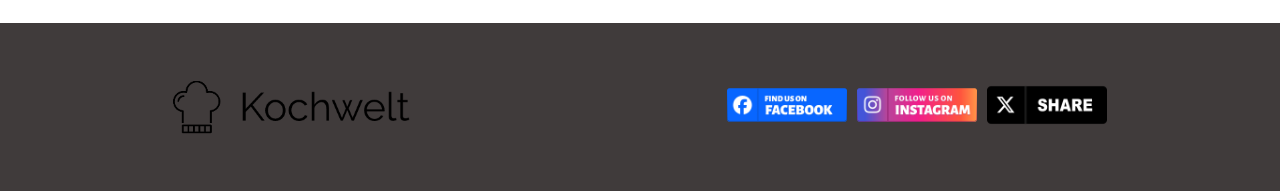
<file: recept-3.html>
<!DOCTYPE html>
<html lang="en">

<head>
    <meta charset="UTF-8">
    <meta name="viewport" content="width=device-width, initial-scale=1.0">
    <title>Rezept Seite</title>
    <link rel="stylesheet" href="recept-3.css">
    <link rel="icon" type="image/png" sizes="32x32" href="./assets/favicon/favicon-32x32.png">
    <link rel="preconnect" href="https://fonts.googleapis.com">
    <link rel="preconnect" href="https://fonts.gstatic.com" crossorigin>
    <link
        href="https://fonts.googleapis.com/css2?family=Economica:ital,wght@0,400;0,700;1,400;1,700&family=PT+Sans&family=Raleway:ital,wght@0,100..900;1,100..900&family=Viga&display=swap"
        rel="stylesheet">
    <script src="./recept-3.js"></script>

</head>

<body>
    <div class="fullscreen-Container">
        <div class="main-C">
            <div class="headerContainer">


                <div class="headerLinksMainContainer">
                    <div class="headerLogoContainer">
                        <a href="./index.html">
                            <img id="logoKochwelt" src="./assets/img/logo.png" alt="Logo von Kochwelt">
                    </div>
                    <div class="headerLinksContainer">
                        <a href="./index.html">Start</a>
                        <a href="./recept-1.html">Rezept des Tages</a>
                        <a href="./contact.html">Kontakt</a>
                        <a href="./impressum.html">Impressum</a>
                    </div>
                    <button id="menuToggleButton" onclick="toggleMenu()">...</button>
                </div>
            </div>



            <nav id="sideMenu" class="sideMenuShow sideMenuHide">
                <ul>
                    <li><a href="./index.html">Start</a></li>
                    <li><a href="./recept-1.html">Rezept des Tages</a></li>
                    <li><a href="./contact.html">Kontakt</a></li>
                    <li><a href="./impressum.html">Impressum</a></li>
                </ul>
            </nav>

            <div class="receptContainer">
                <h1>Mango-Lassi</h1>
                <div id="imgFood"></div>
                <div id="iconsContainer">
                    <div class="icons"><img src="./assets/icons/clock-regular.svg" alt="Uhrensymbol">
                        <p>&nbsp;&nbsp;10 Min.</p>
                    </div>
                    <div class="icons"><img src="./assets/icons/brain-solid.svg" alt="Gehirnsymbol">
                        <p>&nbsp;&nbsp;simpel</p>
                    </div>
                    <div class="icons"><img src="./assets/icons/calendar-alt-regular.svg" alt="Kalendersymbol">
                        <p>&nbsp;&nbsp;08.12.2024</p>
                    </div>
                </div>
                <div id="borderLine">
                </div>

                <div class="labelMainContainer">
                    <div class="labelContainer">
                        <label for="input">Zutaten für &nbsp;</label>


                        <input type="number" id="input" max="20" min="1" value="1" required>

                        <select id="portionSelect" class="portionSelectWidth" required>
                            <option value="1">1</option>
                            <option value="2">2</option>
                            <option value="3">3</option>
                            <option value="4">4</option>
                            <option value="5">5</option>
                            <option value="6">6</option>
                            <option value="7">7</option>
                            <option value="8">8</option>
                            <option value="9">9</option>
                            <option value="10">10</option>
                            <option value="11">11</option>
                            <option value="12">12</option>
                            <option value="13">13</option>
                            <option value="14">14</option>
                            <option value="15">15</option>
                            <option value="16">16</option>
                            <option value="17">17</option>
                            <option value="18">18</option>
                            <option value="19">19</option>
                            <option value="20">20</option>
                            <option value="21">21</option>
                        </select>


                        <button id="buttonPortion2" onclick="equalIngredients2()">Portionen</button>

                        <button id="buttonPortion" onclick="equalIngredients()">Portionen</button>
                    </div>
                </div>
                <div class="ingredientsGrey"><input class="inputNeededGrey" type="number" value="150.0"
                        readonly></input>
                    bofrost Mangowürfel
                </div>
                <div class="ingredientsWhite"><input class="inputNeededWhite" type="number" value="1" readonly></input>
                    Joghurt</div>
                <div class="ingredientsGrey"><input class="inputNeededGrey" type="number" value="1"
                        readonly></input>Wasser
                </div>
                <div class="ingredientsWhite"><input class="inputNeededWhite" type="number" value="10.0"
                        readonly></input>
                    Zitronensaft</div>
                <div class="ingredientsGrey"><input class="inputNeededGrey" type="number" value="10.0" readonly></input>
                    Mangopüree </div>
                <div class="ingredientsWhite"><input class="inputNeededWhite" type="number" value="1" readonly></input>
                    Kardamompulver</div>

                <div class="ingredientsGrey"><input class="inputNeededGrey" type="number" value="3" readonly></input>
                    Eiswürfel </div>


                <h2>Zubereitung</h2>

                <div id="accessoriesContainer">
                    <div class="accessories">
                        <img src="./assets/icons/clock-regular.svg" alt="Uhrensymbol">
                        <p>&nbsp;&nbsp;ca. 10 Minuten</p>
                    </div>
                    <div class="accessories">
                        <img src="./assets/icons/clock-regular.svg" alt="Uhrensymbol">
                        <p>&nbsp;&nbsp;Gesamtzeitzeit ca. 10 Minuten</p>
                    </div>
                </div>
                <div class="preparation">
                    <ol class="ol">
                        <li>Alle Zutaten in einen Mixer geben und solange mixen bis keine Stücke mehr enthalten sind. Je
                            nach
                            gewünschter Konsistenz noch Wasser hinzufügen.</li><br>


                    </ol>
                </div>
                <h3>Rezept erstellt von</h3>
                <div class="creatorNameContainer">
                    <img src="./assets/img/Sami.jpg" alt="Bild vom Ersteller">

                    <p>Sami Al Meere</p>
                </div>
            </div>

            <footer>

                <div class="footer_1">
                    <div class="logo-text">
                        <img class="logo-text" src="./assets/img/logo.png" alt="logo_text">
                    </div>


                    <div class="socialmedia-logo">

                        <a target="_blank" href="https://www.facebook.com/">
                            <img class="socialmedia-img" src="./assets/icons/facebook-icon.webp" alt="Facebook">
                        </a>

                        <a target="_blank" href="https://www.instagram.com/">
                            <img class="socialmedia-img" src="./assets/icons/instagram-icon..webp" alt="Instagram">
                        </a>

                        <a target="_blank" href="https://x.com/">
                            <img class="socialmedia-img" src="./assets/icons/x-share-icon.webp" alt="X">
                        </a>
                    </div>
                </div>
            </footer>
        </div>
    </div>
</body>

</html>
</file>
<file: style.css>
html {
    scroll-behavior: smooth;

}

body {
    font-family: 'Raleway';
    margin: 0;
    padding: 0;
    overflow-x: hidden;

}

.headerContainer {
    height: 100px;
    border-bottom: solid 0px rgb(102 96 96);
    box-shadow: 0px 0px 20px rgb(42 40 40 / 30%);
    width: 100vw;
    margin-left: calc(-50vw + 50%);
    padding: 0;
}

.headerLinksMainContainer {
    display: flex;
    height: 100%;
    align-items: center;
    justify-content: space-evenly;
    width: 100%;
    box-sizing: border-box;
    padding-inline: 30px;
}

.headerLogoContainer {

    display: flex;
    justify-content: flex-start;
    align-items: center;
}

#logoKochwelt {
    height: 50px;
}

.headerLinksContainer {
    display: flex;
    gap: 28px;
}

.headerLinksContainer a {
    font-size: 14px;
    color: rgb(64, 59, 59);
    cursor: pointer;
    text-decoration: none;
}

.headerLinksContainer a:hover {
    border-bottom: solid 2px;
    border-color: #008001;
}

.headerLinksContainer a:hover {
    color: green;
}

#menuToggleButton {
    font-weight: 900;
    padding: 0 10px;
    margin: 0;
}

.sideMenuShow {
    display: flex;
    justify-content: center;
    position: absolute;
    top: 100px;
    right: 0px;
    width: 138px;
    border-radius: 10px;
    line-height: 20px;
    height: auto;
    padding: 10px 0;
    background-color: green;
    transition: all 0.5s;
}

.sideMenuHide {
    transform: translateX(100%);
    transition: all 0.5s;
}

.sideMenuShow a {
    text-decoration: none;
    color: white;
}

.sideMenuShow ul {
    list-style: none;
    padding: 0;
    margin: 0;
}

.sideMenuShow li a:hover {
    border-bottom: solid 2px;
    border-color: #008001;
}

.fullscreen-Container {
    place-items: center;
    width: 100vw;
    min-height: 100vh;
}

.main-C {
    max-width: 1210px;
    width: 100%;
    margin: 0;
}

.section1 {
    display: flex;
    justify-content: space-around;
    align-items: flex-start;
    gap: 20px;
    padding-block: 48px;
    width: 100%;
    box-sizing: content-box;
}

.aot {
    background-image: url('./assets/img/R1.jpg');
    background-position: center;
    background-size: cover;
    border-radius: 12px;
    width: 500px;
    height: 350px;
    min-width: 270px;
    max-height: 270px;


}

.boldtitle {
    font-family: "Raleway", sans-serif;
    font-weight: bold;
    font-size: 20px;
    padding-bottom: 18px;
    margin-block-start: 0;
    margin-block-end: 0;
}

.description {
    font-family: "Raleway", sans-serif;
    color: rgb(64, 59, 59);
    font-size: 15px;
    padding-bottom: 120px;
    margin-block-start: 0;
    margin-block-end: 0;
}

.button {
    border: none;
    background-color: #008001;
    color: white;
    font-size: 12px;
    padding: 5px 28px;
    cursor: pointer;

}

button:active {
    box-shadow: inset 0px 0px 10px rgba(0, 0, 0, 0.3);
}

button:hover {
    background-color: #44b444;
}

.section-Main {
    display: flex;
    flex-direction: column;
    justify-content: center;
    width: 100%;
    padding-inline: 30px;
    box-sizing: border-box;
}

.section2 {

    background-color: rgb(239, 239, 239);
    width: 100vw;
    margin-left: calc(-50vw + 50%);
    padding: 0;

}

.section_R {
    height: 200px;
    width: 200px;
    border-radius: 10px;
    object-fit: cover;
}

.section_t {
    font-weight: bold;
    font-size: 20px;
    text-align: center;
    padding-block: 28px;
    margin-block-start: 0.0em;
    margin-block-end: 0.0em;
}

.text {
    font-size: 22px;
    font-weight: bold;
    display: flex;
    justify-content: center;
    padding-top: 18px;
    margin-block-start: 0;
    margin-block-end: 0;
    text-decoration: none;
    color: black;
}

.section2images {
    display: flex;
    align-items: center;
    justify-content: space-evenly;
    width: 100%;
    padding-bottom: 48px;
    box-sizing: border-box;
}

.section3 {
    display: flex;
    flex-direction: column;
    align-items: center;
    width: 100%;
    padding-bottom: 48px;
    box-sizing: border-box;

}

.p_Wok {
    color: rgb(64, 59, 59);
    font-size: 15px;
    margin-block-start: 0em;
    margin-block-end: 0em;


}

.wok {

    width: 200px;
    height: 200px;
    border-radius: 10px;
}

.section_wok {
    display: flex;
    align-items: flex-start;
    gap: 28px;
}

footer {

    background-color: rgb(64, 59, 59);
    height: 168px;
    width: 100vw;
    margin-left: calc(-50vw + 50%);
    padding: 0;


}

.logo-text {
    height: 80px;

}

.logo {
    display: none;
}

.footer_1 {
    display: flex;
    justify-content: space-around;
    align-items: center;
    width: 100%;
    padding-inline: 30px;
    padding-block: 22px;
    box-sizing: border-box;
}

.socialmedia-logo {
    display: flex;
    justify-content: flex-end;
    gap: 10px;
}

.socialmedia-img {
    width: 120px;
    height: 120px;
}

/*Tablet*/

@media(max-width:1669px) {

    .main-C {
        max-width: 1148px;
        width: 100%;
        margin: 0;
    }
}

@media(max-width:1575px) {

    .main-C {
        max-width: 1077px;
        width: 100%;
        margin: 0;
    }
}

@media(max-width:1444px) {

    .main-C {
        max-width: 978px;
        width: 100%;
        margin: 0;
    }


}

@media (max-width:1286px) {

    .main-C {
        max-width: 964px;
        width: 100%;
        margin: 0;
    }


}

@media(max-width:1066px) {

    .main-C {
        max-width: 846px;
        width: 100%;
        margin: 0;
    }
}

@media (max-width: 945px) {
    .section1 {
        gap: 22px;
        padding-top: 48px;
        padding-bottom: 48px;
    }

    .boldtitle {
        font-size: 20px;
        padding-bottom: 18px;
        margin: 0;
    }

    .description {
        font-size: 14px;
        padding-bottom: 28px;
        margin: 0;
    }
}

@media (max-width: 909px) {
    .main-C {
        max-width: 777px;
        width: 100%;
        margin: 0;
    }
}

@media(max-width:882px) {


    body {
        font-size: 14px;
    }

    #logoKochwelt {
        height: 48px;
    }



    .headerLinksContainer a {
        font-size: 14px;
    }

    .section2images {

        display: flex;
        align-items: center;
        gap: 68px;
        padding-bottom: 48px;

    }

    h1 {
        font-size: 18px;
        margin-block-start: 0.0em;
        margin-block-end: 0.0em;
        padding-block: 5px;
    }

    h2 {
        font-size: 14px;
    }

    h3 {
        font-size: 12px;
        margin-block-start: 0em;
        margin-block-end: 0em;
        padding-block: 3px;
    }

    p {
        padding-block: 5px;
    }

    .section_wok {
        display: flex;
        flex-direction: column-reverse;
        align-items: center;
        gap: 20px;
    }
}

@media (max-width: 877px) {

    body {
        font-size: 16px;
        overflow-x: hidden;
    }

    .headerLinksMainContainer {

        display: flex;
        justify-content: space-evenly;
        align-items: center;
        padding-inline: 30px;
        width: 100%;
        box-sizing: border-box;

    }

    .aot {
        background-image: url(./assets/img/R1.jpg);
        background-size: cover;
        background-position: center;
        height: 324px;
        min-height: 100px;
        width: 84%;
        border-radius: 12px;
    }

    .section1 {
        display: flex;
        flex-direction: column;
        align-items: center;
        width: 100%;
        padding-inline: 30px;
        box-sizing: border-box;
    }

    .text-1 {

        display: flex;
        flex-direction: column;
        align-items: center;
        width: 100%;
        box-sizing: border-box;



    }


    .boldtitle {
        font-size: 26px;
        padding-bottom: 18px;
        margin: 0;
    }

    .description {
        font-size: 14px;
        padding-bottom: 32px;
        margin: 0;
    }

    .section_t {
        font-size: 26px;
    }
}

@media(max-width: 877px) {

    .section2images {
        display: flex;
        flex-direction: column;
        align-items: center;
        gap: 32px;
        padding-inline: 58px;
        padding-bottom: 28px;
    }

    .text {
        font-size: 22px;
        padding-top: 4px;
    }
}

@media(max-width:877px) {

    #input {
        display: none;
    }

    #buttonPortion2 {
        display: none;
    }

    .headerLinksContainer a {
        display: none;
    }
}

@media (min-width: 877px) {
    #sideMenu {
        display: none;
    }

    #menuToggleButton {
        display: none;
    }

    #portionSelect {
        display: none;
    }

    #buttonPortion {
        display: none;
    }

}

@media(max-width:820px) {

    .logo-text {
        height: 58px;
    }

    .socialmedia-img {
        width: 106px;
        height: 106px;
    }
}




/*Mobil*/






@media(max-width:785px) {


    .main-C {
        max-width: 636px;
        width: 100%;
        margin: 0;
    }

    .aot {
        background-image: url(./assets/img/R1.jpg);
        background-size: cover;
        background-position: center;
        height: 324px;
        min-height: 100px;
        width: 100%;
        border-radius: 12px;
    }

    .logo-text {
        height: 48px;
    }

    .socialmedia-img {
        width: 80px;
        height: 80px;
    }

    .logo-text {
        height: 58px;

    }
}

@media (max-width: 660px) {
    body {
        font-size: 12px;
        overflow-x: hidden;
    }

    .sideMenuShow ul {

        font-size: 14px;
    }

    .sideMenuShow {
        width: 138px;
    }

    .aot {
        width: 100%;
        height: 180px;
        min-height: 50px;
    }

    .section1 {
        gap: 12px;
        padding-inline: 48px;
        padding-top: 38px;
        padding-bottom: 38px;
    }

    .boldtitle {
        font-size: 22px;
        padding-bottom: 12px;
        margin: 0;
    }

    .description {
        font-size: 14px;
        padding-bottom: 24px;
        margin: 0;
    }

    .button {
        font-size: 14px;
    }

    .section_t {
        font-size: 20px;
    }

    .section2images {

        display: flex;
        align-items: center;
        gap: 48px;
        padding-bottom: 48px;

    }

    .text {
        font-size: 22px;
    }

    .section3 {
        padding-inline: 48px;
        padding-bottom: 28px;
    }

    .section_R {
        height: 150px;
        width: 100%;
        border-radius: 10px;
        object-fit: cover;
    }

    .section_wok {
        display: flex;
        flex-direction: column-reverse;
        justify-content: center;
        align-items: center;
        gap: 18px;
    }

    .wok {
        object-fit: cover;
        height: 150px;
        width: 54%;
        border-radius: 10px;
    }

    .footer_1 {
        display: flex;
        flex-direction: column;
        align-items: center;
        gap: 10px;
        padding: 26px;
    }

    .p_Wok {
        font-size: 14px;
    }

    .logo-text {
        height: 42px;
    }

    .socialmedia-img {
        width: 60px;
        height: 60px;
    }
}

@media(max-width:450px) {

    #logoKochwelt {
        height: 36px;

    }

    .section2images {
        display: flex;
        align-items: center;
        gap: 28px;
        padding-bottom: 48px;
    }

    .wok {
        object-fit: cover;
        height: 150px;
        width: 72%;
        border-radius: 10px;
    }

}

@media(max-width:390px) {
    .wok {
        object-fit: cover;
        height: 150px;
        width: 82%;
        border-radius: 10px;
    }

}

@media (max-width: 376px) {
    body {
        font-size: 14px;
        overflow-x: hidden;
    }

    #logoKochwelt {
        height: 38px;
    }

    .main-C {
        max-width: 372px;
        width: 100%;
        margin: 0;
    }

    .aot {
        width: 86%;
        height: 180px;
        min-height: 50px;
    }

    .section1 {
        gap: 12px;
        padding-inline: 30px;
        padding-top: 28px;
        padding-bottom: 28px;
    }

    .text-1 {
        text-align: center;
    }

    .boldtitle {
        font-size: 22px;
        padding-bottom: 12px;
        margin: 0;
    }

    .description {
        font-size: 14px;
        padding-bottom: 12px;
        margin: 0;
    }

    .button {
        font-size: 14px;
    }


    .section_t {
        font-size: 22px;
    }

    .section2images {
        padding-inline: 30px;
        padding-bottom: 14px;
    }

    .text {
        font-size: 16px;
    }

    .section3 {
        padding-inline: 30px;
        padding-bottom: 14px;
    }

    .section_R {
        height: 100px;
        width: 100%;
        border-radius: 10px;
        object-fit: cover;
    }

    .section_wok {
        display: flex;
        flex-direction: column-reverse;
        justify-content: center;
        align-items: center;
        gap: 10px;
    }

    .wok {
        height: 100px;
        width: 58%;
        border-radius: 10px;
    }

    .p_Wok {
        font-size: 14px;
    }

}

@media(max-width:256px) {
    .main-C {
        max-width: 200px;
        width: 100%;
        margin: 0;
    }

    .wok {
        height: 100px;
        width: 120%;
        border-radius: 10px;

    }
}
</file>
<file: contact.css>
html {
    scroll-behavior: smooth;
    position: relative;
    overflow-x: hidden;
}

body {
    position: relative;
    overflow-x: hidden;
    font-size: 16px;
    font-family: "Raleway", sans-serif;
    font-optical-sizing: auto;
    font-weight: normal;
    font-style: normal;
    margin: 0;
    padding: 0;
}

.headerContainer {
    height: 100px;
    border-bottom: solid 0px rgb(102 96 96);
    box-shadow: 0px 0px 20px rgb(42 40 40 / 30%);
    width: 100vw;
    margin-left: calc(-50vw + 50%);
    padding: 0;
}

.headerLinksMainContainer {
    display: flex;
    height: 100%;
    align-items: center;
    justify-content: space-evenly;
    width: 100%;
    box-sizing: border-box;
    padding-inline: 30px;
}

.headerLogoContainer {

    display: flex;
    justify-content: flex-start;
    align-items: center;
}

#logoKochwelt {
    height: 50px;
}

.headerLinksContainer {
    display: flex;
    gap: 28px;
}

.headerLinksContainer a {
    font-size: 14px;
    color: rgb(64, 59, 59);
    cursor: pointer;
    text-decoration: none;
}

.headerLinksContainer a:hover {
    border-bottom: solid 2px;
    border-color: #008001;
}

.headerLinksContainer a:hover {
    color: green;
}

#menuToggleButton {
    font-weight: 900;
    padding: 0 10px;
    margin: 0;
}

.sideMenuShow {
    display: flex;
    justify-content: center;
    position: absolute;
    top: 100px;
    right: 0px;
    width: 138px;
    border-radius: 10px;
    line-height: 20px;
    height: auto;
    padding: 10px 0;
    background-color: green;
    transition: all 0.5s;
}

.sideMenuHide {
    transform: translateX(100%);
    transition: all 0.5s;
}

.sideMenuShow a {
    text-decoration: none;
    color: white;
}

.sideMenuShow ul {
    list-style: none;
    padding: 0;
    margin: 0;
}

.sideMenuShow li a:hover {
    border-bottom: solid 2px;
    border-color: #008001;
}

#buttons {
    border: none;
    background-color: #008001;
    color: white;
    font-size: 12px;
    padding: 5px 30px;
    cursor: pointer;
}

button:hover {
    background-color: #44b444;
}

.fullscreen-Container {
    place-items: center;
    width: 100vw;
    min-height: 100vh;
}

.main-C {
    max-width: 1415px;
    width: 100%;
    margin: 0;
}

.contact-Container {
    display: flex;
    justify-content: center;
    align-items: center;
    width: 100%;
    box-sizing: border-box;
    padding-inline: 120px;
    padding-block: 319px;
}

#contactFormContainer {
    display: flex;
    justify-content: center;
    max-width: 400px;
    height: 460px;
    background-color: #DCDCDC;
    border-radius: 12px;
}

#form {
    width: 100%;
    padding: 10px 10px 0 10px;
}

#formHeader {
    font-size: 20px;
    font-weight: bold;
    margin: 0 0 20px 0;
    padding: 0;
}

#name {
    width: 100%;
    border-radius: 4px;
    border: none;
    padding: 0;
}

#email {
    width: 100%;
    border-radius: 4px;
    border: none;
    padding: 0;
}

#textArea {
    resize: none;
    width: 100%;
    height: 200px;
    border-radius: 4px;
    border: none;
    padding: 0 0 12px 0;
}

#formButtonContainer {
    display: flex;
    width: 100%;
    justify-content: center;
    align-items: center;

}

#buttons {
    border-radius: 4px;
    border: none;
    background-color: #008001;
    color: white;
    font-size: 12px;
    padding: 5px 30px;
    cursor: pointer;
}

#buttons:active {
    box-shadow: inset 0px 0px 10px rgba(0, 0, 0, 0.3);
}

button:hover {
    background-color: #44b444;
}

footer {

    background-color: rgb(64, 59, 59);
    height: 168px;
    width: 100vw;
    margin-left: calc(-50vw + 50%);
    padding: 0;


}

.logo-text {
    height: 80px;

}

.logo {
    display: none;
}

.footer_1 {
    display: flex;
    justify-content: space-around;
    align-items: center;
    width: 100%;
    padding-inline: 30px;
    padding-block: 22px;
    box-sizing: border-box;
}

.socialmedia-logo {
    display: flex;
    justify-content: flex-end;
    gap: 10px;
}

.socialmedia-img {
    width: 120px;
    height: 120px;
}

/*Tablet*/

@media(max-width:882px) {


    body {
        font-size: 14px;
    }

    #logoKochwelt {
        height: 48px;
    }

    #contactFormContainer {
        height: 440px;
    }

    .headerLinksContainer a {
        font-size: 14px;
    }


}

@media(max-width: 825px) {

    body {
        font-size: 14px;
    }

    #logoKochwelt {
        height: 42px;
    }

    .headerLinksContainer a {
        font-size: 14px;
    }

    #contactFormContainer {
        max-width: 294px;
        height: 348px;
    }

    #formHeader {
        font-size: 16px;
        margin: 0px 0 14px 0;
    }

    .contact-Container {
        padding-inline: 48px;
        padding-block: 168px;
    }

    #textArea {
        resize: none;
        width: 100%;
        height: 120px;
    }

    #buttons {
        font-size: 14px;
    }

    .footer_1 {
        padding-inline: 48px;
        padding-block: 36px;
    }

    .logo-text {
        height: 42px;
    }

    .socialmedia-img {
        width: 72px;
        height: 72px;
    }
}

@media(max-width:770px) {

    #input {
        display: none;
    }

    #buttonPortion2 {
        display: none;
    }


    .headerLinksContainer a {
        display: none;
    }
}

@media (min-width: 769px) {
    #sideMenu {
        display: none;
    }

    #menuToggleButton {
        display: none;
    }

    #portionSelect {
        display: none;
    }

    #buttonPortion {
        display: none;
    }

}

/*Mobil*/

@media (max-width: 660px) {
    body {
        font-size: 14px;
        overflow-x: hidden;
    }

    .sideMenuShow ul {

        font-size: 14px;
    }

    .sideMenuShow {
        width: 138px;
    }

    .footer_1 {
        display: flex;
        flex-direction: column;
        gap: 6px;
    }

    .logo-text {
        height: 42px;
    }

    .socialmedia-img {
        width: 60px;
        height: 60px;
    }



}

@media(max-width: 500px) {

    body {
        font-size: 14px;
    }


    .sideMenuShow {
        width: 138px;
    }

    #logoKochwelt {
        height: 36px;
    }

    .contact-Container {
        padding-inline: 48px;
        padding-block: 218px;
    }

    #formHeader {
        font-size: 12px;
        margin: 0px 0 8px 0;
        padding: 0;
    }

    #textArea {
        resize: none;
        width: 100%;
        height: 78px;
        border-radius: 4px;
        border: none;
        padding: 0 0 12px 0;
    }

    #contactFormContainer {
        display: flex;
        justify-content: center;
        max-width: 200px;
        height: 286px;
        background-color: #DCDCDC;
        border-radius: 12px;
    }

    #buttons {
        border-radius: 4px;
        border: none;
        background-color: #008001;
        color: white;
        font-size: 12px;
        padding: 2px 15px;
        cursor: pointer;
    }


}

@media(max-width:450px) {

    #contactFormContainer {
        display: flex;
        justify-content: center;
        max-width: 200px;
        height: 284px;
        background-color: #DCDCDC;
        border-radius: 12px;
    }

    #logoKochwelt {
        height: 38px;
    }

    .footer_1 {
        padding-inline: 30px;
        padding-block: 26px;
    }
}

@media (max-width: 376px) {
    body {
        font-size: 14px;
        overflow-x: hidden;
    }


    #contactFormContainer {
        display: flex;
        justify-content: center;
        max-width: 200px;
        height: 287px;
        background-color: #DCDCDC;
        border-radius: 12px;
    }


}
</file>
<file: impressum.css>
html {
    scroll-behavior: smooth;
    position: relative;
    overflow-x: hidden;
}

body {
    position: relative;
    overflow-x: hidden;
    width: 100%;
    font-size: 18px;
    font-family: "Raleway", sans-serif;
    font-weight: normal;
    font-style: normal;
    margin: 0;
    padding: 0;
}

.headerContainer {
    height: 100px;
    border-bottom: solid 0px rgb(102 96 96);
    box-shadow: 0px 0px 20px rgb(42 40 40 / 30%);
    width: 100vw;
    margin-left: calc(-50vw + 50%);
    padding: 0;
}

.headerLinksMainContainer {
    display: flex;
    height: 100%;
    align-items: center;
    justify-content: space-evenly;
    width: 100%;
    box-sizing: border-box;
    padding-inline: 30px;
}

.headerLogoContainer {

    display: flex;
    justify-content: flex-start;
    align-items: center;
}

#logoKochwelt {
    height: 50px;
}

.headerLinksContainer {
    display: flex;
    gap: 28px;
}

.headerLinksContainer a {
    font-size: 14px;
    color: rgb(64, 59, 59);
    cursor: pointer;
    text-decoration: none;
}

.headerLinksContainer a:hover {
    border-bottom: solid 2px;
    border-color: #008001;
}

.headerLinksContainer a:hover {
    color: green;
}

#menuToggleButton {
    font-weight: 900;
    padding: 0 10px;
    margin: 0;
}

.sideMenuShow {
    display: flex;
    justify-content: center;
    position: absolute;
    top: 100px;
    right: 0px;
    width: 138px;
    border-radius: 10px;
    line-height: 20px;
    height: auto;
    padding: 10px 0;
    background-color: green;
    transition: all 0.5s;
}

.sideMenuHide {
    transform: translateX(100%);
    transition: all 0.5s;
}

.sideMenuShow a {
    text-decoration: none;
    color: white;
}

.sideMenuShow ul {
    list-style: none;
    padding: 0;
    margin: 0;
}

.sideMenuShow li a:hover {
    border-bottom: solid 2px;
    border-color: #008001;
}

#buttons {
    border: none;
    background-color: #008001;
    color: white;
    font-size: 12px;
    padding: 5px 30px;
    cursor: pointer;
}

button:hover {
    background-color: #44b444;
}

.fullscreen-Container {
    place-items: center;
    width: 100vw;
    min-height: 100vh;
}

.main-C {
    max-width: 1415px;
    width: 100%;
    margin: 0;
}

h1 {
    font-size: 26px;
    margin-block-start: 0.0em;
    margin-block-end: 0.0em;
    padding-block: 10px;
}

h2 {
    font-size: 20px;
    margin-block-start: 0.0em;
    margin-block-end: 0.0em;
}

h3 {
    font-size: 18px;
    margin-block-start: 0em;
    margin-block-end: 0em;
    padding-block: 6px;
}

p {
    padding-block: 10px;
    margin-block-start: 0em;
    margin-block-end: 0em;
}

#generator_results {
    display: flex;
    justify-content: center;
    width: 100%;
    padding: 30px;
    box-sizing: border-box;
}


#generator_results_content {
    text-align: center;
    max-width: 38%;
    min-width: 38%;
    max-height: 100%;
    padding: 20px;
    box-sizing: border-box;
    box-shadow: 0px 0px 20px rgba(0, 0, 0, 0.3);
    margin: 100px 30px;
}

footer {

    background-color: rgb(64, 59, 59);
    height: 168px;
    width: 100vw;
    margin-left: calc(-50vw + 50%);
    padding: 0;


}

.logo-text {
    height: 80px;

}

.logo {
    display: none;
}

.footer_1 {
    display: flex;
    justify-content: space-around;
    align-items: center;
    width: 100%;
    padding-inline: 30px;
    padding-block: 22px;
    box-sizing: border-box;
}

.socialmedia-logo {
    display: flex;
    justify-content: flex-end;
    gap: 10px;
}

.socialmedia-img {
    width: 120px;
    height: 120px;
}





/*Tablet*/

@media(max-width:1232px) {
    #generator_results_content {
        text-align: center;
        max-width: 72%;
        min-width: 38%;
        max-height: 100%;
        padding: 20px;
        box-sizing: border-box;
        box-shadow: 0px 0px 20px rgba(0, 0, 0, 0.3);
        margin: 100px 30px;
    }
}

@media(max-width:782px) {

    #input {
        display: none;
    }

    #buttonPortion2 {
        display: none;
    }


    .headerLinksContainer a {
        display: none;
    }

}

@media (min-width: 784px) {
    #sideMenu {
        display: none;
    }

    #menuToggleButton {
        display: none;
    }

    #portionSelect {
        display: none;
    }

    #buttonPortion {
        display: none;
    }

}

@media(max-width:882px) {


    body {
        font-size: 14px;
    }

    #logoKochwelt {
        height: 48px;
    }

    .headerLinksContainer a {
        font-size: 14px;
    }

    h1 {
        font-size: 18px;
        margin-block-start: 0.0em;
        margin-block-end: 0.0em;
        padding-block: 5px;
    }

    h2 {
        font-size: 14px;
    }

    h3 {
        font-size: 12px;
        margin-block-start: 0em;
        margin-block-end: 0em;
        padding-block: 3px;
    }

    p {
        padding-block: 5px;
    }
}

@media(max-width:785px) {


    .logo-text {
        height: 48px;
    }

    .socialmedia-img {
        width: 80px;
        height: 80px;
    }

    .logo-text {
        height: 60px;

    }

}


/*Mobil*/
@media(max-width: 662px) {
    body {
        font-size: 14px;
    }

    .sideMenuShow {
        width: 138px;
    }

    .headerLinksContainer a {
        font-size: 14px;
    }

    .main-C {
        max-width: 640px;
        width: 100%;
        margin: 0;
    }

    h1 {
        font-size: 22px;
        margin-block-start: 0.0em;
        margin-block-end: 0.0em;
        padding-block: 5px;
    }

    h2 {
        font-size: 20px;
    }

    h3 {
        font-size: 18px;
        margin-block-start: 0em;
        margin-block-end: 0em;
        padding-block: 3px;
    }

    #generator_results_content {
        text-align: center;
        max-width: 100%;
    }

    p {
        padding-block: 3px;
    }

    .footer_1 {
        display: flex;
        flex-direction: column;
        gap: 6px;
    }

    .logo-text {
        height: 42px;
    }

    .socialmedia-img {
        width: 60px;
        height: 60px;
    }


}

@media(max-width:450px) {

    body {
        font-size: 14px;
    }

    .sideMenuShow {
        width: 138px;
    }

    .headerLinksContainer a {
        font-size: 14px;
    }

    .main-C {
        max-width: 540px;
        width: 100%;
        margin: 0;
    }

    h1 {
        font-size: 20px;
        margin-block-start: 0.0em;
        margin-block-end: 0.0em;
        padding-block: 5px;
    }

    h2 {
        font-size: 18px;
    }

    h3 {
        font-size: 16px;
        margin-block-start: 0em;
        margin-block-end: 0em;
        padding-block: 3px;
    }

    #generator_results_content {
        text-align: center;
        max-width: 100%;
    }

    p {
        padding-block: 3px;
    }

    #logoKochwelt {
        height: 36px;
    }
}
</file>
<file: recept-1.css>
html {
    scroll-behavior: smooth;
    position: relative;
    overflow-x: hidden;
}

body {
    position: relative;
    overflow-x: hidden;
    width: 100%;
    font-size: 16px;
    font-family: "Raleway", sans-serif;
    font-weight: normal;
    font-style: normal;
    margin: 0;
    padding: 0;
}

.headerContainer {
    height: 100px;
    border-bottom: solid 0px rgb(102 96 96);
    box-shadow: 0px 0px 20px rgb(42 40 40 / 30%);
    width: 100vw;
    margin-left: calc(-50vw + 50%);
    padding: 0;
}

.headerLinksMainContainer {
    display: flex;
    height: 100%;
    align-items: center;
    justify-content: space-evenly;
    width: 100%;
    box-sizing: border-box;
    padding-inline: 30px;
}

.headerLogoContainer {

    display: flex;
    justify-content: flex-start;
    align-items: center;
}

#logoKochwelt {
    height: 50px;
}

.headerLinksContainer {
    display: flex;
    gap: 28px;
}

.headerLinksContainer a {
    font-size: 14px;
    color: rgb(64, 59, 59);
    cursor: pointer;
    text-decoration: none;
}

.headerLinksContainer a:hover {
    border-bottom: solid 2px;
    border-color: #008001;
}

.headerLinksContainer a:hover {
    color: green;
}

#menuToggleButton {
    font-weight: 900;
    padding: 0 10px;
    margin: 0;
}

.sideMenuShow {
    display: flex;
    justify-content: center;
    position: absolute;
    top: 100px;
    right: 0px;
    width: 138px;
    border-radius: 10px;
    line-height: 20px;
    height: auto;
    padding: 10px 0;
    background-color: green;
    transition: all 0.5s;
}

.sideMenuHide {
    transform: translateX(100%);
    transition: all 0.5s;
}

.sideMenuShow a {
    text-decoration: none;
    color: white;
}

.sideMenuShow ul {
    list-style: none;
    padding: 0;
    margin: 0;
}

.sideMenuShow li a:hover {
    border-bottom: solid 2px;
    border-color: #008001;
}

#buttons {
    border: none;
    background-color: #008001;
    color: white;
    font-size: 12px;
    padding: 5px 30px;
    cursor: pointer;
}

button:hover {
    background-color: #44b444;
}

.fullscreen-Container {
    place-items: center;
    width: 100vw;
    min-height: 100vh;
}

.main-C {
    max-width: 1415px;
    width: 100%;
    margin: 0;
}

.receptContainer {

    padding-inline: 120px;
    padding-top: 48px;

}

h1 {
    padding: 0;
    padding-bottom: 20px;
    margin: 0;
    margin-block-start: 0.0em;
    margin-block-end: 0.0em;
}

h2 {
    margin-block-start: 0em;
    margin-block-end: 0em;
    padding-bottom: 0px;
    padding-top: 48px;
}

h3 {

    margin-block-start: 0em;
    margin-block-end: 0em;
    margin-inline-start: 0px;
    margin-inline-end: 0px;
    padding-top: 48px;
    padding-bottom: 20px;

}

#imgFood {
    background-image: url('./assets/img/R1.jpg');
    background-size: cover;
    background-position: center;
    height: 324px;
    min-height: 100px;
    width: 100%;
    border-radius: 12px;
}

#iconsContainer {
    width: 100%;
    display: flex;
    margin-bottom: 80px;
}

.icons {
    display: flex;
    justify-content: space-between;
    align-items: center;
    margin-right: 20px;
    height: 15px;
    width: auto;
    padding: 6px 8px;
    border-radius: 8px;
    background-color: rgb(228, 230, 231);
    margin-top: 20px;
}

.icons img {
    height: 12px;
    width: auto;
}

#borderLine {
    height: 2px;
    width: 100%;
    background-color: rgb(228, 230, 231);
    margin-bottom: 20px;
}

.labelMainContainer {
    display: flex;
    justify-content: flex-start;
    align-items: center;
}

.labelContainer {
    display: flex;
    justify-content: flex-start;
    align-items: center;
    margin-bottom: 20px;
}

#input {
    width: 60px;
    margin: 0;
    border: solid 1px;
    border-top-left-radius: 5px;
    border-bottom-left-radius: 5px;
    border-color: rgb(228, 230, 231);
    padding: 5px 30px 5px 30px;
    font-size: 12px;
}

#portionSelect {
    width: 97px;
    margin: 0;
    border: solid 1px;
    border-color: rgb(228, 230, 231);
    padding: 5px 30px 4px 30px;
    font-size: 12px;
}

.inputNeededGrey {
    border: none;
    width: 70px;
    background-color: rgb(228, 230, 231);
    display: flex;
    justify-content: center;
    text-align: left;
}

.inputNeededWhite {
    border: none;
    width: 70px;
    display: flex;
    justify-content: center;
    text-align: left;
}

#buttonPortion {
    margin: 0;
    border-left: solid 1px;
    border-top: solid 1px;
    border-bottom: solid 1px;
    border-color: rgb(228, 230, 231);
    padding: 5px 30px;
    font-size: 12px;
    padding-block: 6px;
    padding-inline: 22px;
    border: none;
    background-color: #008001;
    cursor: pointer;
    color: white;
}

#buttonPortion:active {
    box-shadow: inset 0px 0px 10px rgba(0, 0, 0, 0.3);
}

#buttonPortion2 {
    margin: 0;
    border-left: solid 1px;
    border-top: solid 1px;
    border-bottom: solid 1px;
    border-color: rgb(228, 230, 231);
    padding: 5px 30px;
    font-size: 12px;
    padding-block: 6px;
    padding-inline: 22px;
    border: none;
    background-color: #008001;
    cursor: pointer;
    color: white;
}

.ingredientsGrey {
    display: flex;
    align-items: center;
    background-color: rgb(228, 230, 231);
    border-radius: 10px;
    height: 60px;
    padding-inline: 20px;
}

.ingredientsWhite {
    display: flex;
    align-items: center;
    height: 60px;
    padding-inline: 20px;
}

#accessoriesContainer {
    display: flex;
    width: 100%;
}

.accessories {
    display: flex;
    justify-content: space-between;
    align-items: center;
    margin-right: 20px;
    height: 15px;
    width: auto;
    padding: 6px 8px;
    border-radius: 8px;
    background-color: rgb(228, 230, 231);
    margin-top: 20px;
}

.accessories img {
    height: 12px;
    width: auto;
}

.preparation {
    display: flex;

}

.ol {
    margin-block-start: 0em;
    margin-block-end: 0em;
    margin-inline-start: 0px;
    margin-inline-end: 0px;
    padding-inline-start: 20px;
    padding-top: 20px;
}

.creatorNameContainer {
    display: flex;
    align-items: center;
    gap: 12px;
    padding-bottom: 98px;
}

.creatorNameContainer img {
    width: 100px;
    height: 100px;
    border-radius: 50%;
}

.creatorNameContainer p {
    font-size: 22px;
    margin-block-start: 0em;
    margin-block-end: 0em;
}

footer {

    background-color: rgb(64, 59, 59);
    height: 168px;
    width: 100vw;
    margin-left: calc(-50vw + 50%);
    padding: 0;


}

.logo-text {
    height: 80px;

}

.logo {
    display: none;
}

.footer_1 {
    display: flex;
    justify-content: space-around;
    align-items: center;
    width: 100%;
    padding-inline: 30px;
    padding-block: 22px;
    box-sizing: border-box;
}

.socialmedia-logo {
    display: flex;
    justify-content: flex-end;
    gap: 10px;
}

.socialmedia-img {
    width: 120px;
    height: 120px;
}



/*Tablet*/

@media(max-width:882px) {

    #logoKochwelt {
        height: 48px;
    }

    .headerLinksContainer a {
        font-size: 14px;
    }

}

@media(max-width: 800px) {

    h1 {
        font-size: 28px;
        text-align: center;
    }

    .receptContainer {

        padding-inline: 30px;
        padding-top: 24px;

    }


    .socialmedia-img {
        width: 80px;
        height: 80px;
    }

    .logo-text {
        height: 60px;

    }
}

@media(max-width:789px) {

    #input {
        display: none;
    }

    #buttonPortion2 {
        display: none;
    }

    .main-C {
        max-width: 715px;
        width: 100%;
        margin: 0;
    }

    .headerLinksMainContainer {
        display: flex;
        height: 100%;
        align-items: center;
        justify-content: space-around;
        width: 100%;
        box-sizing: border-box;
        padding-inline: 30px;
    }


    .headerLinksContainer a {
        display: none;
    }
}

@media (min-width: 789px) {
    #sideMenu {
        display: none;
    }

    #menuToggleButton {
        display: none;
    }

    #portionSelect {
        display: none;
    }

    #buttonPortion {
        display: none;
    }

}

@media(max-width:705px) {

    .main-C {
        max-width: 658px;
        width: 100%;
        margin: 0;
    }


    h1 {
        font-size: 26px;
        text-align: center;
    }


    .creatorNameContainer {
        display: flex;
        align-items: center;
        gap: 20px;
        padding-bottom: 31px;
    }

    .creatorNameContainer img {
        width: 50px;
        height: 50px;
        border-radius: 50%;
    }

    .creatorNameContainer p {
        font-size: 16px;
    }
}


/*Mobil*/



@media (max-width: 660px) {


    .main-C {
        max-width: 600px;
        width: 100%;
        margin: 0;
    }

    h1 {
        font-size: 22px;
        text-align: center;
    }

    .logo-text {
        height: 42px;
    }

    .socialmedia-img {
        width: 60px;
        height: 60px;
    }

    .footer_1 {
        display: flex;
        flex-direction: column;
        gap: 6px;
    }


}

@media(max-width: 620px) {


    body {
        font-size: 14px;
    }

    .portionSelectWidth {
        width: 96px;
        border-bottom-left-radius: 0px;
        border-top-left-radius: 0px;
    }

    #iconsContainer {
        flex-direction: column;
        align-items: flex-start;
    }

    #iconsContainer {
        width: 100%;
        display: flex;
        margin-bottom: 40px
    }

    #menuToggleButton {
        display: block;
    }

    .labelMainContainer {
        display: flex;
        align-items: flex-start;
    }

    .labelContainer {
        flex-direction: column;
    }

    #accessoriesContainer {
        display: flex;
        width: 100%;
        flex-direction: column;
        align-items: flex-start;
        padding-bottom: 28px;
    }

}

@media(max-width:554px) {

    .main-C {
        max-width: 454px;
        width: 100%;
        margin: 0;
    }


    h1 {
        font-size: 22px;
        text-align: center;
    }

    body {
        font-size: 16px;
    }

    .receptContainer {

        padding-inline: 30px;
        padding-top: 24px;

    }

    .sideMenuShow ul {

        font-size: 14px;
    }

    .sideMenuShow {
        width: 138px;
    }

    .logo-text {
        height: 42px;
    }

    .socialmedia-img {
        width: 60px;
        height: 60px;
    }

    .footer_1 {
        display: flex;
        flex-direction: column;
        align-items: center;
        gap: 10px;
        padding: 26px;
    }
}

@media(max-width:454px) {

    .main-C {
        max-width: 400px;
        width: 100%;
        margin: 0;
    }

    .receptContainer {
        padding-inline: 40px;
        padding-top: 24px;
    }

    #imgFood {
        background-image: url(./assets/img/R1.jpg);
        background-size: cover;
        background-position: center;
        height: 200px;
        min-height: 100px;
        width: 100%;
        border-radius: 12px;
    }

    h1 {
        font-size: 22px;
        text-align: center;
    }


    #logoKochwelt {
        height: 36px;
    }
}

@media(max-width:360px) {

    .main-C {
        max-width: 350px;
        width: 100%;
        margin: 0;
    }

    .headerLinksMainContainer {

        padding-inline: 15px;
    }

    .receptContainer {
        padding-inline: 30px;
        padding-top: 24px;
    }

    h1 {
        font-size: 20px;
        text-align: center;
    }



}
</file>
<file: recept-2.css>
html {
    scroll-behavior: smooth;
    position: relative;
    overflow-x: hidden;
}

body {
    position: relative;
    overflow-x: hidden;
    width: 100%;
    font-size: 16px;
    font-family: "Raleway", sans-serif;
    font-weight: normal;
    font-style: normal;
    margin: 0;
    padding: 0;
}

.headerContainer {
    height: 100px;
    border-bottom: solid 0px rgb(102 96 96);
    box-shadow: 0px 0px 20px rgb(42 40 40 / 30%);
    width: 100vw;
    margin-left: calc(-50vw + 50%);
    padding: 0;
}

.headerLinksMainContainer {
    display: flex;
    height: 100%;
    align-items: center;
    justify-content: space-evenly;
    width: 100%;
    box-sizing: border-box;
    padding-inline: 30px;
}

.headerLogoContainer {

    display: flex;
    justify-content: flex-start;
    align-items: center;
}

#logoKochwelt {
    height: 50px;
}

.headerLinksContainer {
    display: flex;
    gap: 28px;
}

.headerLinksContainer a {
    font-size: 14px;
    color: rgb(64, 59, 59);
    cursor: pointer;
    text-decoration: none;
}

.headerLinksContainer a:hover {
    border-bottom: solid 2px;
    border-color: #008001;
}

.headerLinksContainer a:hover {
    color: green;
}

#menuToggleButton {
    font-weight: 900;
    padding: 0 10px;
    margin: 0;
}

.sideMenuShow {
    display: flex;
    justify-content: center;
    position: absolute;
    top: 100px;
    right: 0px;
    width: 138px;
    border-radius: 10px;
    line-height: 20px;
    height: auto;
    padding: 10px 0;
    background-color: green;
    transition: all 0.5s;
}

.sideMenuHide {
    transform: translateX(100%);
    transition: all 0.5s;
}

.sideMenuShow a {
    text-decoration: none;
    color: white;
}

.sideMenuShow ul {
    list-style: none;
    padding: 0;
    margin: 0;
}

.sideMenuShow li a:hover {
    border-bottom: solid 2px;
    border-color: #008001;
}

#buttons {
    border: none;
    background-color: #008001;
    color: white;
    font-size: 12px;
    padding: 5px 30px;
    cursor: pointer;
}

button:hover {
    background-color: #44b444;
}

.fullscreen-Container {
    place-items: center;
    width: 100vw;
    min-height: 100vh;
}

.main-C {
    max-width: 1415px;
    width: 100%;
    margin: 0;
}


.receptContainer {

    padding-inline: 120px;
    padding-top: 48px;

}

h1 {
    padding: 0;
    padding-bottom: 20px;
    margin: 0;
    margin-block-start: 0.0em;
    margin-block-end: 0.0em;
}

h2 {
    margin-block-start: 0em;
    margin-block-end: 0em;
    padding-bottom: 0px;
    padding-top: 48px;
}

h3 {

    margin-block-start: 0em;
    margin-block-end: 0em;
    margin-inline-start: 0px;
    margin-inline-end: 0px;
    padding-top: 48px;
    padding-bottom: 20px;

}

#imgFood {
    background-image: url('./assets/img/R2.jpg');
    background-size: cover;
    background-position: center;
    height: 324px;
    min-height: 100px;
    width: 100%;
    border-radius: 12px;
}

#iconsContainer {
    width: 100%;
    display: flex;
    margin-bottom: 80px;
}

.icons {
    display: flex;
    justify-content: space-between;
    align-items: center;
    margin-right: 20px;
    height: 15px;
    width: auto;
    padding: 6px 8px;
    border-radius: 8px;
    background-color: rgb(228, 230, 231);
    margin-top: 20px;
}

.icons img {
    height: 12px;
    width: auto;
}

#borderLine {
    height: 2px;
    width: 100%;
    background-color: rgb(228, 230, 231);
    margin-bottom: 20px;
}

.labelMainContainer {
    display: flex;
    justify-content: flex-start;
    align-items: center;
}

.labelContainer {
    display: flex;
    justify-content: flex-start;
    align-items: center;
    margin-bottom: 20px;
}

#input {
    width: 60px;
    margin: 0;
    border: solid 1px;
    border-top-left-radius: 5px;
    border-bottom-left-radius: 5px;
    border-color: rgb(228, 230, 231);
    padding: 5px 30px 5px 30px;
    font-size: 12px;
}

#portionSelect {
    width: 97px;
    margin: 0;
    border: solid 1px;
    border-color: rgb(228, 230, 231);
    padding: 5px 30px 4px 30px;
    font-size: 12px;
}

.inputNeededGrey {
    border: none;
    width: 70px;
    background-color: rgb(228, 230, 231);
    display: flex;
    justify-content: center;
    text-align: left;
}

.inputNeededWhite {
    border: none;
    width: 70px;
    display: flex;
    justify-content: center;
    text-align: left;
}

#buttonPortion {
    margin: 0;
    border-left: solid 1px;
    border-top: solid 1px;
    border-bottom: solid 1px;
    border-color: rgb(228, 230, 231);
    padding: 5px 30px;
    font-size: 12px;
    padding-block: 6px;
    padding-inline: 22px;
    border: none;
    background-color: #008001;
    cursor: pointer;
    color: white;
}

#buttonPortion:active {
    box-shadow: inset 0px 0px 10px rgba(0, 0, 0, 0.3);
}

#buttonPortion2 {
    margin: 0;
    border-left: solid 1px;
    border-top: solid 1px;
    border-bottom: solid 1px;
    border-color: rgb(228, 230, 231);
    padding: 5px 30px;
    font-size: 12px;
    padding-block: 6px;
    padding-inline: 22px;
    border: none;
    background-color: #008001;
    cursor: pointer;
    color: white;
}

.ingredientsGrey {
    display: flex;
    align-items: center;
    background-color: rgb(228, 230, 231);
    border-radius: 10px;
    height: 60px;
    padding-inline: 20px;
}

.ingredientsWhite {
    display: flex;
    align-items: center;
    height: 60px;
    padding-inline: 20px;
}

#accessoriesContainer {
    display: flex;
    width: 100%;
}

.accessories {
    display: flex;
    justify-content: space-between;
    align-items: center;
    margin-right: 20px;
    height: 15px;
    width: auto;
    padding: 6px 8px;
    border-radius: 8px;
    background-color: rgb(228, 230, 231);
    margin-top: 20px;
}

.accessories img {
    height: 12px;
    width: auto;
}

.preparation {
    display: flex;

}

.ol {
    margin-block-start: 0em;
    margin-block-end: 0em;
    margin-inline-start: 0px;
    margin-inline-end: 0px;
    padding-inline-start: 20px;
    padding-top: 20px;
}

.creatorNameContainer {
    display: flex;
    align-items: center;
    gap: 12px;
    padding-bottom: 98px;
}

.creatorNameContainer img {
    width: 100px;
    height: 100px;
    border-radius: 50%;
}

.creatorNameContainer p {
    font-size: 22px;
    margin-block-start: 0em;
    margin-block-end: 0em;
}


footer {

    background-color: rgb(64, 59, 59);
    height: 168px;
    width: 100vw;
    margin-left: calc(-50vw + 50%);
    padding: 0;


}

.logo-text {
    height: 80px;

}

.logo {
    display: none;
}

.footer_1 {
    display: flex;
    justify-content: space-around;
    align-items: center;
    width: 100%;
    padding-inline: 30px;
    padding-block: 22px;
    box-sizing: border-box;
}

.socialmedia-logo {
    display: flex;
    justify-content: flex-end;
    gap: 10px;
}

.socialmedia-img {
    width: 120px;
    height: 120px;
}



/*Tablet*/

@media(max-width:882px) {

    .main-C {
        max-width: 800px;
        width: 100%;
        margin: 0;
    }

    #logoKochwelt {
        height: 48px;
    }

    .headerLinksContainer a {
        font-size: 14px;
    }

}

@media(max-width: 800px) {

    h1 {
        font-size: 28px;
        text-align: center;
    }

    .receptContainer {

        padding-inline: 30px;
        padding-top: 24px;

    }


    .socialmedia-img {
        width: 80px;
        height: 80px;
    }

    .logo-text {
        height: 60px;

    }
}

@media(max-width:789px) {

    #input {
        display: none;
    }

    #buttonPortion2 {
        display: none;
    }


    .main-C {
        max-width: 715px;
        width: 100%;
        margin: 0;
    }

    .headerLinksMainContainer {
        display: flex;
        height: 100%;
        align-items: center;
        justify-content: space-around;
        width: 100%;
        box-sizing: border-box;
        padding-inline: 30px;
    }


    .headerLinksContainer a {
        display: none;
    }
}

@media (min-width: 789px) {
    #sideMenu {
        display: none;
    }

    #menuToggleButton {
        display: none;
    }

    #portionSelect {
        display: none;
    }

    #buttonPortion {
        display: none;
    }

}

@media(max-width:705px) {

    .main-C {
        max-width: 658px;
        width: 100%;
        margin: 0;
    }

    h1 {
        font-size: 26px;
        text-align: center;
    }


    .creatorNameContainer {
        display: flex;
        align-items: center;
        gap: 20px;
        padding-bottom: 31px;
    }

    .creatorNameContainer img {
        width: 50px;
        height: 50px;
        border-radius: 50%;
    }

    .creatorNameContainer p {
        font-size: 16px;
    }
}


/*Mobil*/

@media (max-width: 660px) {

    .main-C {
        max-width: 615px;
        width: 100%;
        margin: 0;
    }

    h1 {
        font-size: 22px;
        text-align: center;
    }

    .logo-text {
        height: 42px;
    }

    .socialmedia-img {
        width: 60px;
        height: 60px;
    }

    .footer_1 {
        display: flex;
        flex-direction: column;
        gap: 6px;
    }


}

@media(max-width: 620px) {


    body {
        font-size: 14px;
    }

    .portionSelectWidth {
        width: 96px;
        border-bottom-left-radius: 0px;
        border-top-left-radius: 0px;
    }

    #iconsContainer {
        flex-direction: column;
        align-items: flex-start;
    }

    #iconsContainer {
        width: 100%;
        display: flex;
        margin-bottom: 40px
    }

    #menuToggleButton {
        display: block;
    }

    .labelMainContainer {
        display: flex;
        align-items: flex-start;
    }

    .labelContainer {
        flex-direction: column;
    }

    #accessoriesContainer {
        display: flex;
        width: 100%;
        flex-direction: column;
        align-items: flex-start;
        padding-bottom: 28px;
    }

}

@media(max-width:554px) {

    .main-C {
        max-width: 454px;
        width: 100%;
        margin: 0;
    }


    h1 {
        font-size: 22px;
        text-align: center;
    }

    body {
        font-size: 16px;
    }

    .receptContainer {

        padding-inline: 30px;
        padding-top: 24px;

    }

    .sideMenuShow ul {

        font-size: 14px;
    }

    .sideMenuShow {
        width: 138px;
    }

    .logo-text {
        height: 42px;
    }

    .socialmedia-img {
        width: 60px;
        height: 60px;
    }

    .footer_1 {
        display: flex;
        flex-direction: column;
        align-items: center;
        gap: 10px;
        padding: 26px;
    }
}

@media(max-width:454px) {

    .main-C {
        max-width: 400px;
        width: 100%;
        margin: 0;
    }

    .receptContainer {
        padding-inline: 40px;
        padding-top: 24px;
    }

    #imgFood {
        background-image: url('./assets/img/R2.jpg');
        background-size: cover;
        background-position: center;
        height: 200px;
        min-height: 100px;
        width: 100%;
        border-radius: 12px;
    }

    h1 {
        font-size: 22px;
        text-align: center;
    }


    #logoKochwelt {
        height: 36px;
    }
}

@media(max-width:360px) {

    .main-C {
        max-width: 350px;
        width: 100%;
        margin: 0;
    }

    .headerLinksMainContainer {

        padding-inline: 15px;
    }

    .receptContainer {
        padding-inline: 30px;
        padding-top: 24px;
    }

    h1 {
        font-size: 20px;
        text-align: center;
    }



}
</file>
<file: recept-3.css>
html {
    scroll-behavior: smooth;
    position: relative;
    overflow-x: hidden;
}

body {
    position: relative;
    overflow-x: hidden;
    width: 100%;
    font-size: 16px;
    font-family: "Raleway", sans-serif;
    font-weight: normal;
    font-style: normal;
    margin: 0;
    padding: 0;
}

.headerContainer {
    height: 100px;
    border-bottom: solid 0px rgb(102 96 96);
    box-shadow: 0px 0px 20px rgb(42 40 40 / 30%);
    width: 100vw;
    margin-left: calc(-50vw + 50%);
    padding: 0;
}

.headerLinksMainContainer {
    display: flex;
    height: 100%;
    align-items: center;
    justify-content: space-evenly;
    width: 100%;
    box-sizing: border-box;
    padding-inline: 30px;
}

.headerLogoContainer {

    display: flex;
    justify-content: flex-start;
    align-items: center;
}

#logoKochwelt {
    height: 50px;
}

.headerLinksContainer {
    display: flex;
    gap: 28px;
}

.headerLinksContainer a {
    font-size: 14px;
    color: rgb(64, 59, 59);
    cursor: pointer;
    text-decoration: none;
}

.headerLinksContainer a:hover {
    border-bottom: solid 2px;
    border-color: #008001;
}

.headerLinksContainer a:hover {
    color: green;
}

#menuToggleButton {
    font-weight: 900;
    padding: 0 10px;
    margin: 0;
}

.sideMenuShow {
    display: flex;
    justify-content: center;
    position: absolute;
    top: 100px;
    right: 0px;
    width: 138px;
    border-radius: 10px;
    line-height: 20px;
    height: auto;
    padding: 10px 0;
    background-color: green;
    transition: all 0.5s;
}

.sideMenuHide {
    transform: translateX(100%);
    transition: all 0.5s;
}

.sideMenuShow a {
    text-decoration: none;
    color: white;
}

.sideMenuShow ul {
    list-style: none;
    padding: 0;
    margin: 0;
}

.sideMenuShow li a:hover {
    border-bottom: solid 2px;
    border-color: #008001;
}

#buttons {
    border: none;
    background-color: #008001;
    color: white;
    font-size: 12px;
    padding: 5px 30px;
    cursor: pointer;
}

button:hover {
    background-color: #44b444;
}

.fullscreen-Container {
    place-items: center;
    width: 100vw;
    min-height: 100vh;
}

.main-C {
    max-width: 1415px;
    width: 100%;
    margin: 0;
}

.receptContainer {

    padding-inline: 120px;
    padding-top: 48px;

}

h1 {
    padding: 0;
    padding-bottom: 20px;
    margin: 0;
    margin-block-start: 0.0em;
    margin-block-end: 0.0em;
}

h2 {
    margin-block-start: 0em;
    margin-block-end: 0em;
    padding-bottom: 0px;
    padding-top: 48px;
}

h3 {

    margin-block-start: 0em;
    margin-block-end: 0em;
    margin-inline-start: 0px;
    margin-inline-end: 0px;
    padding-top: 38px;
    padding-bottom: 20px;

}

#imgFood {
    background-image: url('./assets/img/R3.jpg');
    background-size: cover;
    background-position: center;
    height: 324px;
    min-height: 100px;
    width: 100%;
    border-radius: 12px;
}

#iconsContainer {
    width: 100%;
    display: flex;
    margin-bottom: 80px;
}

.icons {
    display: flex;
    justify-content: space-between;
    align-items: center;
    margin-right: 20px;
    height: 15px;
    width: auto;
    padding: 6px 8px;
    border-radius: 8px;
    background-color: rgb(228, 230, 231);
    margin-top: 20px;
}

.icons img {
    height: 12px;
    width: auto;
}

#borderLine {
    height: 2px;
    width: 100%;
    background-color: rgb(228, 230, 231);
    margin-bottom: 20px;
}

.labelMainContainer {
    display: flex;
    justify-content: flex-start;
    align-items: center;
}

.labelContainer {
    display: flex;
    justify-content: flex-start;
    align-items: center;
    margin-bottom: 20px;
}

#input {
    width: 60px;
    margin: 0;
    border: solid 1px;
    border-top-left-radius: 5px;
    border-bottom-left-radius: 5px;
    border-color: rgb(228, 230, 231);
    padding: 5px 30px 5px 30px;
    font-size: 12px;
}

#portionSelect {
    width: 97px;
    margin: 0;
    border: solid 1px;
    border-color: rgb(228, 230, 231);
    padding: 5px 30px 4px 30px;
    font-size: 12px;
}

.inputNeededGrey {
    border: none;
    width: 70px;
    background-color: rgb(228, 230, 231);
    display: flex;
    justify-content: center;
    text-align: left;
}

.inputNeededWhite {
    border: none;
    width: 70px;
    display: flex;
    justify-content: center;
    text-align: left;
}

#buttonPortion {
    margin: 0;
    border-left: solid 1px;
    border-top: solid 1px;
    border-bottom: solid 1px;
    border-color: rgb(228, 230, 231);
    padding: 5px 30px;
    font-size: 12px;
    padding-block: 6px;
    padding-inline: 22px;
    border: none;
    background-color: #008001;
    cursor: pointer;
    color: white;
}

#buttonPortion:active {
    box-shadow: inset 0px 0px 10px rgba(0, 0, 0, 0.3);
}

#buttonPortion2 {
    margin: 0;
    border-left: solid 1px;
    border-top: solid 1px;
    border-bottom: solid 1px;
    border-color: rgb(228, 230, 231);
    padding: 5px 30px;
    font-size: 12px;
    padding-block: 6px;
    padding-inline: 22px;
    border: none;
    background-color: #008001;
    cursor: pointer;
    color: white;
}

.ingredientsGrey {
    display: flex;
    align-items: center;
    background-color: rgb(228, 230, 231);
    border-radius: 10px;
    height: 60px;
    padding-inline: 20px;
}

.ingredientsWhite {
    display: flex;
    align-items: center;
    height: 60px;
    padding-inline: 20px;
}

#accessoriesContainer {
    display: flex;
    width: 100%;
}

.accessories {
    display: flex;
    justify-content: space-between;
    align-items: center;
    margin-right: 20px;
    height: 15px;
    width: auto;
    padding: 6px 8px;
    border-radius: 8px;
    background-color: rgb(228, 230, 231);
    margin-top: 20px;
}

.accessories img {
    height: 12px;
    width: auto;
}

.preparation {
    display: flex;

}

.ol {
    margin-block-start: 0em;
    margin-block-end: 0em;
    margin-inline-start: 0px;
    margin-inline-end: 0px;
    padding-inline-start: 20px;
    padding-top: 20px;
}

.creatorNameContainer {
    display: flex;
    align-items: center;
    gap: 12px;
    padding-bottom: 98px;
}

.creatorNameContainer img {
    width: 100px;
    height: 100px;
    border-radius: 50%;
}

.creatorNameContainer p {
    font-size: 22px;
    margin-block-start: 0em;
    margin-block-end: 0em;
}

footer {

    background-color: rgb(64, 59, 59);
    height: 168px;
    width: 100%;


}

.logo-text {
    height: 80px;

}

.logo {
    display: none;
}

.footer_1 {
    display: flex;
    justify-content: space-around;
    align-items: center;
    width: 100%;
    padding-inline: 30px;
    padding-block: 22px;
    box-sizing: border-box;
}

.socialmedia-logo {
    display: flex;
    justify-content: flex-end;
    gap: 10px;
}

.socialmedia-img {
    width: 120px;
    height: 120px;
}




/*Tablet*/

@media(max-width:882px) {

    .main-C {
        max-width: 800px;
        width: 100%;
        margin: 0;
    }

    #logoKochwelt {
        height: 48px;
    }

    .headerLinksContainer a {
        font-size: 14px;
    }

}

@media(max-width: 800px) {

    h1 {
        font-size: 28px;
        text-align: center;
    }

    .receptContainer {

        padding-inline: 30px;
        padding-top: 24px;

    }


    .socialmedia-img {
        width: 80px;
        height: 80px;
    }

    .logo-text {
        height: 60px;

    }
}

@media(max-width:789px) {

    #input {
        display: none;
    }

    #buttonPortion2 {
        display: none;
    }


    .main-C {
        max-width: 715px;
        width: 100%;
        margin: 0;
    }

    .headerLinksMainContainer {
        display: flex;
        height: 100%;
        align-items: center;
        justify-content: space-around;
        width: 100%;
        box-sizing: border-box;
        padding-inline: 30px;
    }


    .headerLinksContainer a {
        display: none;
    }
}

@media (min-width: 789px) {
    #sideMenu {
        display: none;
    }

    #menuToggleButton {
        display: none;
    }

    #portionSelect {
        display: none;
    }

    #buttonPortion {
        display: none;
    }

}

@media(max-width:705px) {

    .main-C {
        max-width: 658px;
        width: 100%;
        margin: 0;
    }

    h1 {
        font-size: 26px;
        text-align: center;
    }


    .creatorNameContainer {
        display: flex;
        align-items: center;
        gap: 20px;
        padding-bottom: 31px;
    }

    .creatorNameContainer img {
        width: 50px;
        height: 50px;
        border-radius: 50%;
    }

    .creatorNameContainer p {
        font-size: 16px;
    }
}


/*Mobil*/

@media (max-width: 660px) {

    .main-C {
        max-width: 615px;
        width: 100%;
        margin: 0;
    }

    h1 {
        font-size: 22px;
        text-align: center;
    }

    .logo-text {
        height: 42px;
    }

    .socialmedia-img {
        width: 60px;
        height: 60px;
    }

    .footer_1 {
        display: flex;
        flex-direction: column;
        gap: 6px;
    }


}

@media(max-width: 620px) {


    body {
        font-size: 14px;
    }

    .portionSelectWidth {
        width: 96px;
        border-bottom-left-radius: 0px;
        border-top-left-radius: 0px;
    }

    #iconsContainer {
        flex-direction: column;
        align-items: flex-start;
    }

    #iconsContainer {
        width: 100%;
        display: flex;
        margin-bottom: 40px
    }

    #menuToggleButton {
        display: block;
    }

    .labelMainContainer {
        display: flex;
        align-items: flex-start;
    }

    .labelContainer {
        flex-direction: column;
    }

    #accessoriesContainer {
        display: flex;
        width: 100%;
        flex-direction: column;
        align-items: flex-start;
        padding-bottom: 28px;
    }

}

@media(max-width:554px) {

    .main-C {
        max-width: 454px;
        width: 100%;
        margin: 0;
    }


    h1 {
        font-size: 22px;
        text-align: center;
    }

    body {
        font-size: 16px;
    }

    .receptContainer {

        padding-inline: 30px;
        padding-top: 24px;

    }

    .sideMenuShow ul {

        font-size: 14px;
    }

    .sideMenuShow {
        width: 138px;
    }

    .logo-text {
        height: 42px;
    }

    .socialmedia-img {
        width: 60px;
        height: 60px;
    }

    .footer_1 {
        display: flex;
        flex-direction: column;
        align-items: center;
        gap: 10px;
        padding: 26px;
    }
}

@media(max-width:454px) {

    .main-C {
        max-width: 400px;
        width: 100%;
        margin: 0;
    }

    .receptContainer {
        padding-inline: 40px;
        padding-top: 24px;
    }

    #imgFood {
        background-image: url('./assets/img/R3.jpg');
        background-size: cover;
        background-position: center;
        height: 200px;
        min-height: 100px;
        width: 100%;
        border-radius: 12px;
    }

    h1 {
        font-size: 22px;
        text-align: center;
    }


    #logoKochwelt {
        height: 36px;
    }
}

@media(max-width:360px) {

    .main-C {
        max-width: 350px;
        width: 100%;
        margin: 0;
    }

    .headerLinksMainContainer {

        padding-inline: 15px;
    }

    .receptContainer {
        padding-inline: 30px;
        padding-top: 24px;
    }

    h1 {
        font-size: 20px;
        text-align: center;
    }



}
</file>
